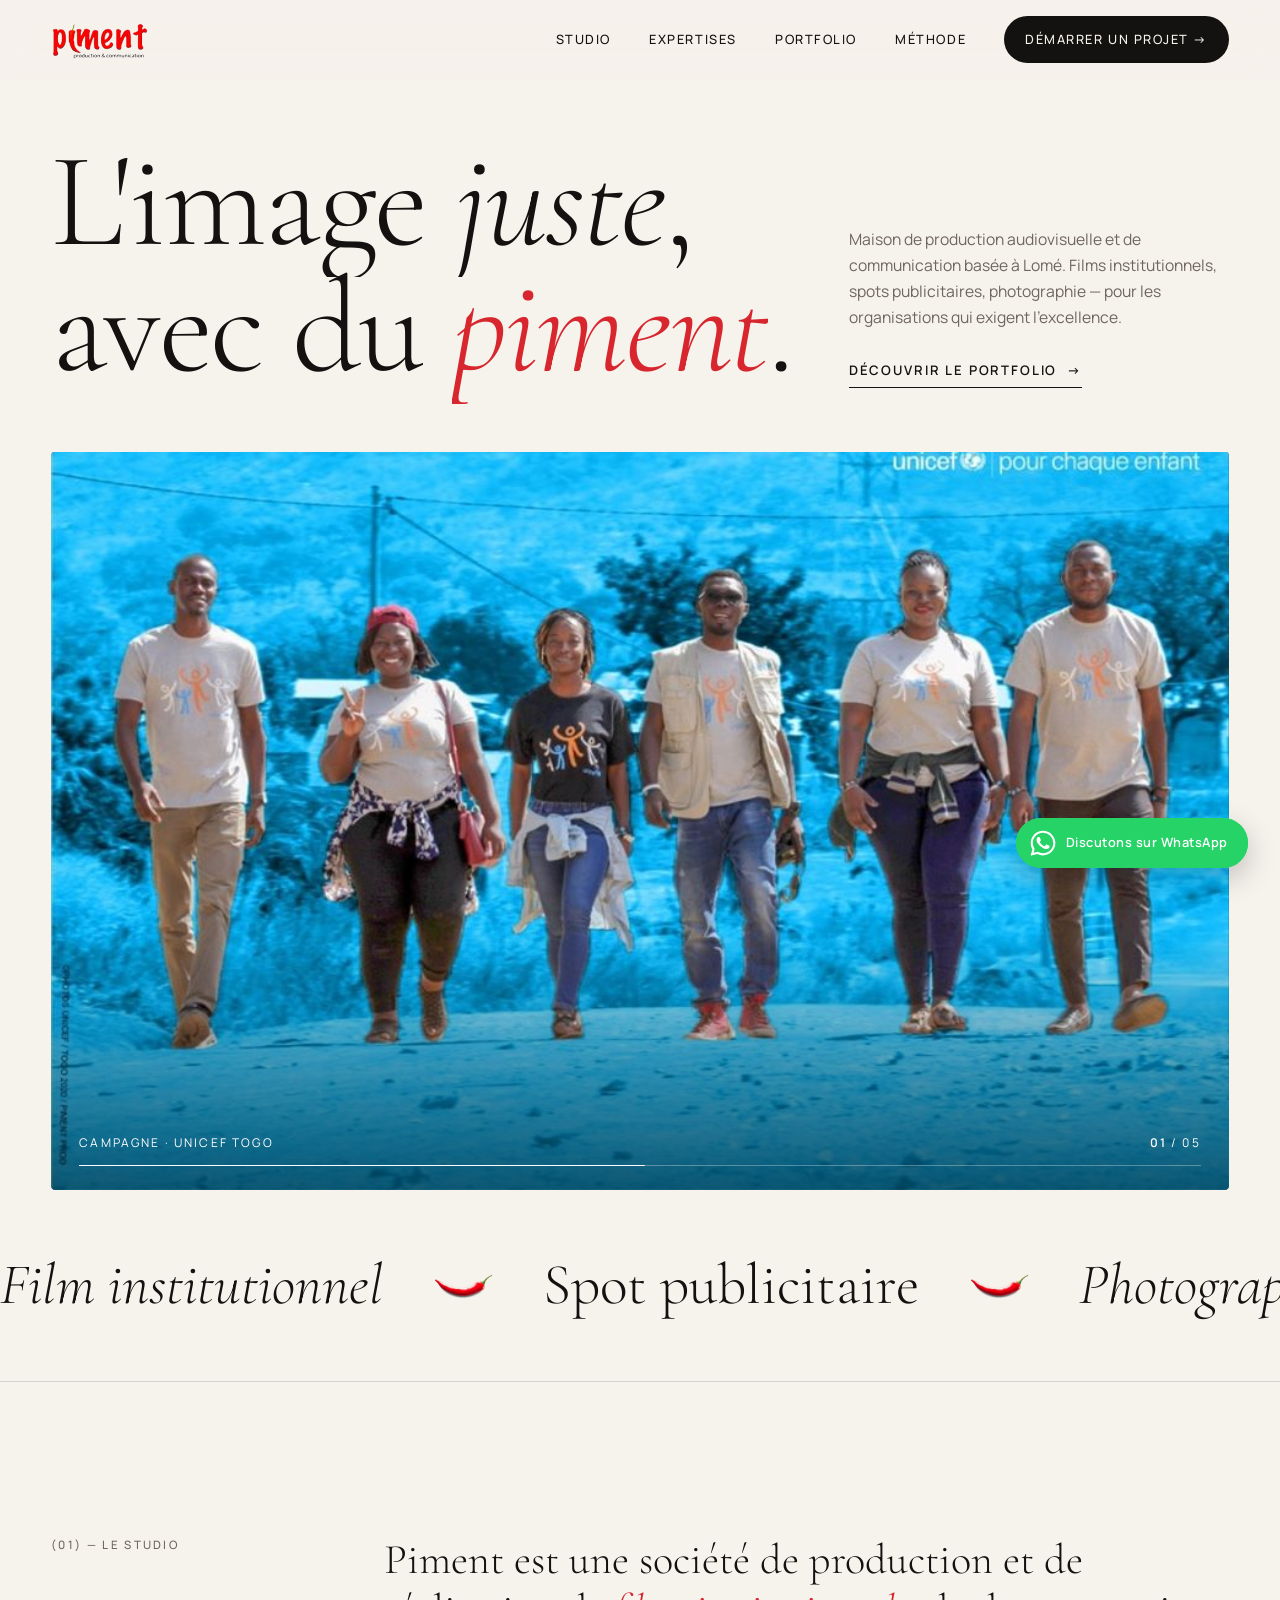
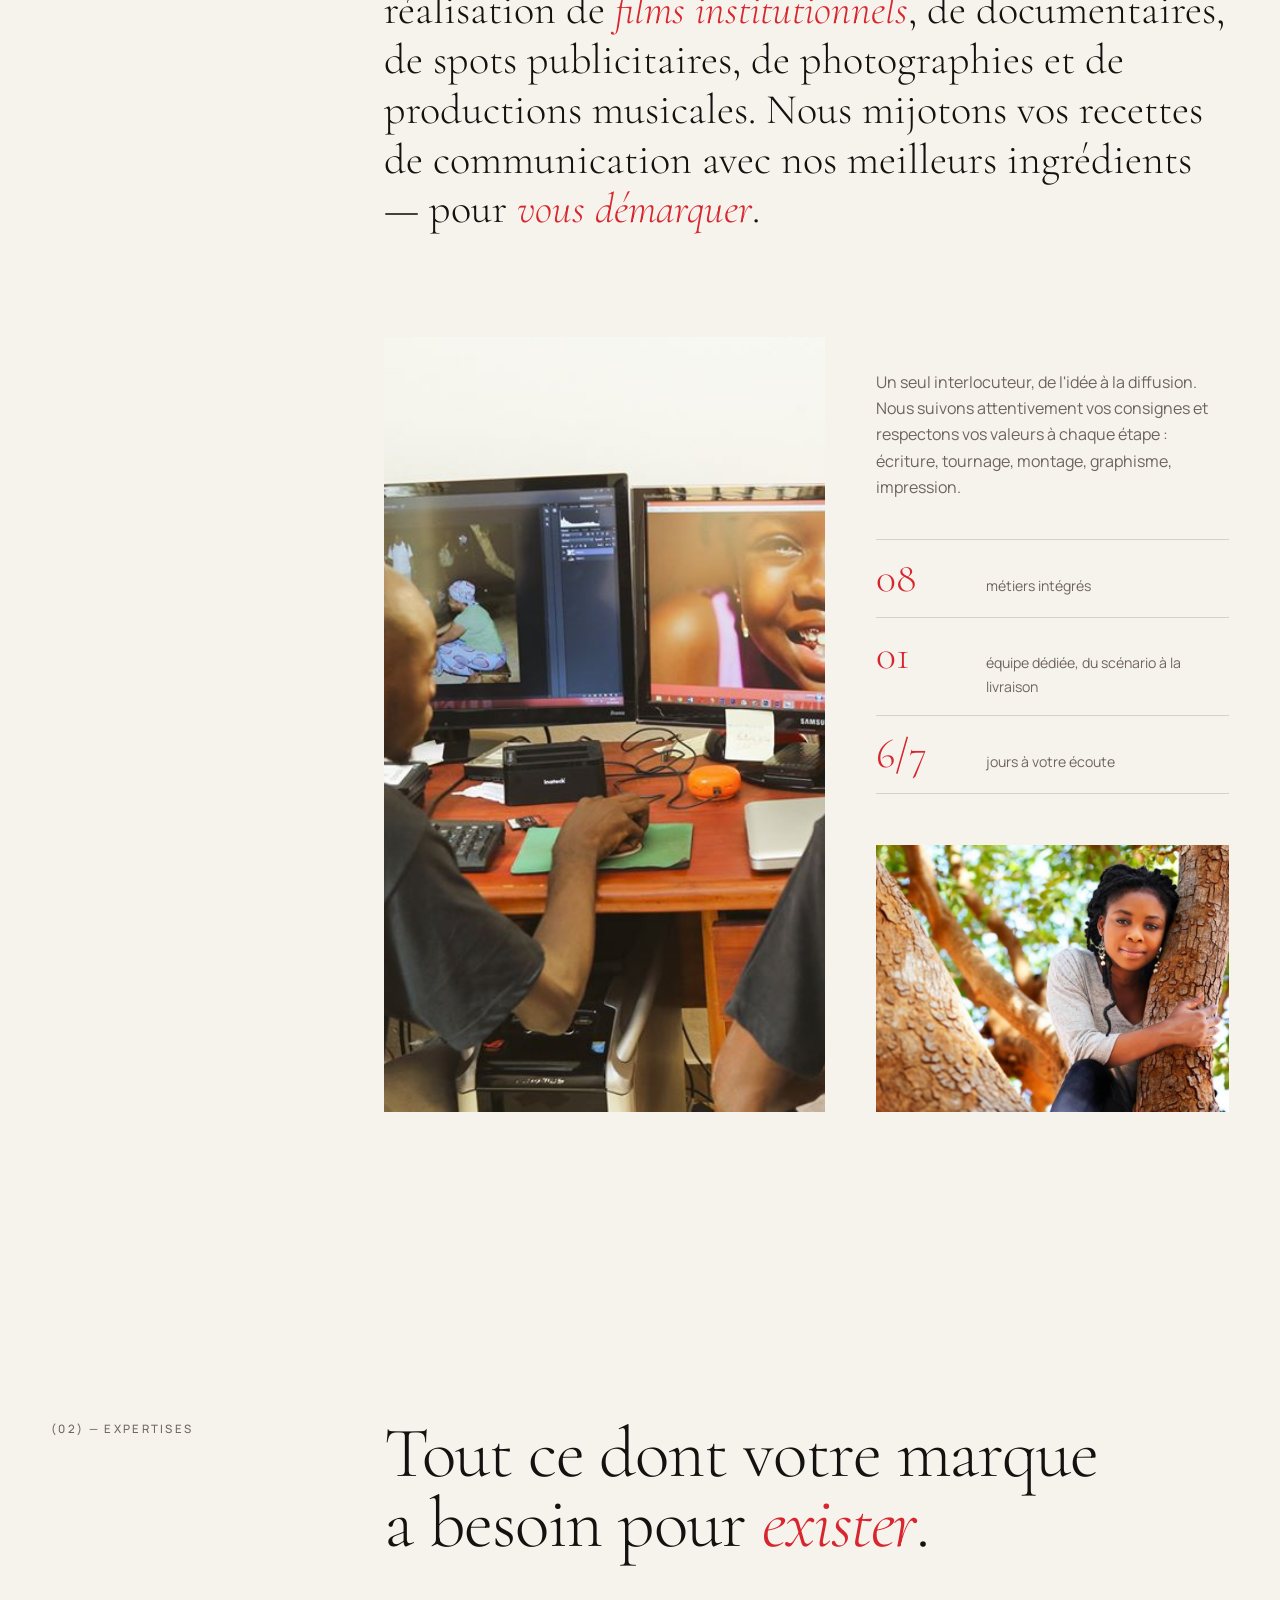
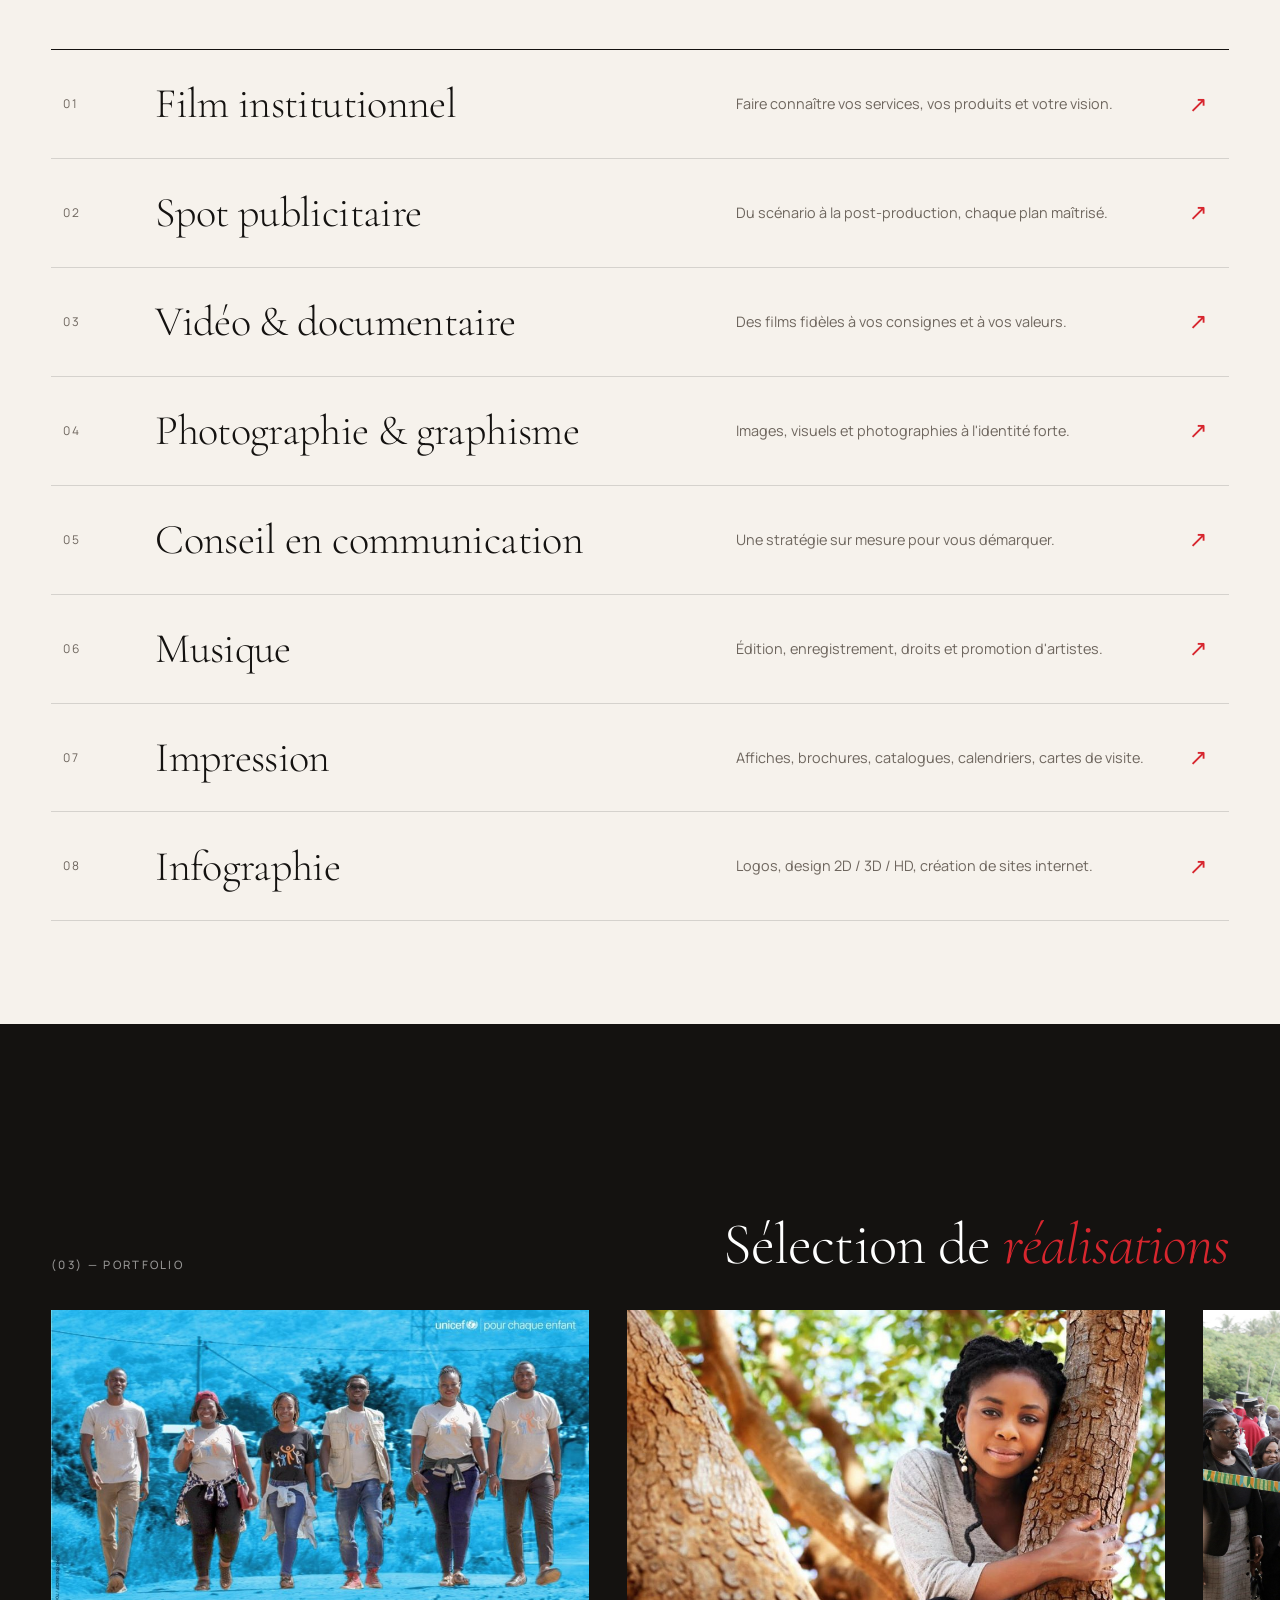
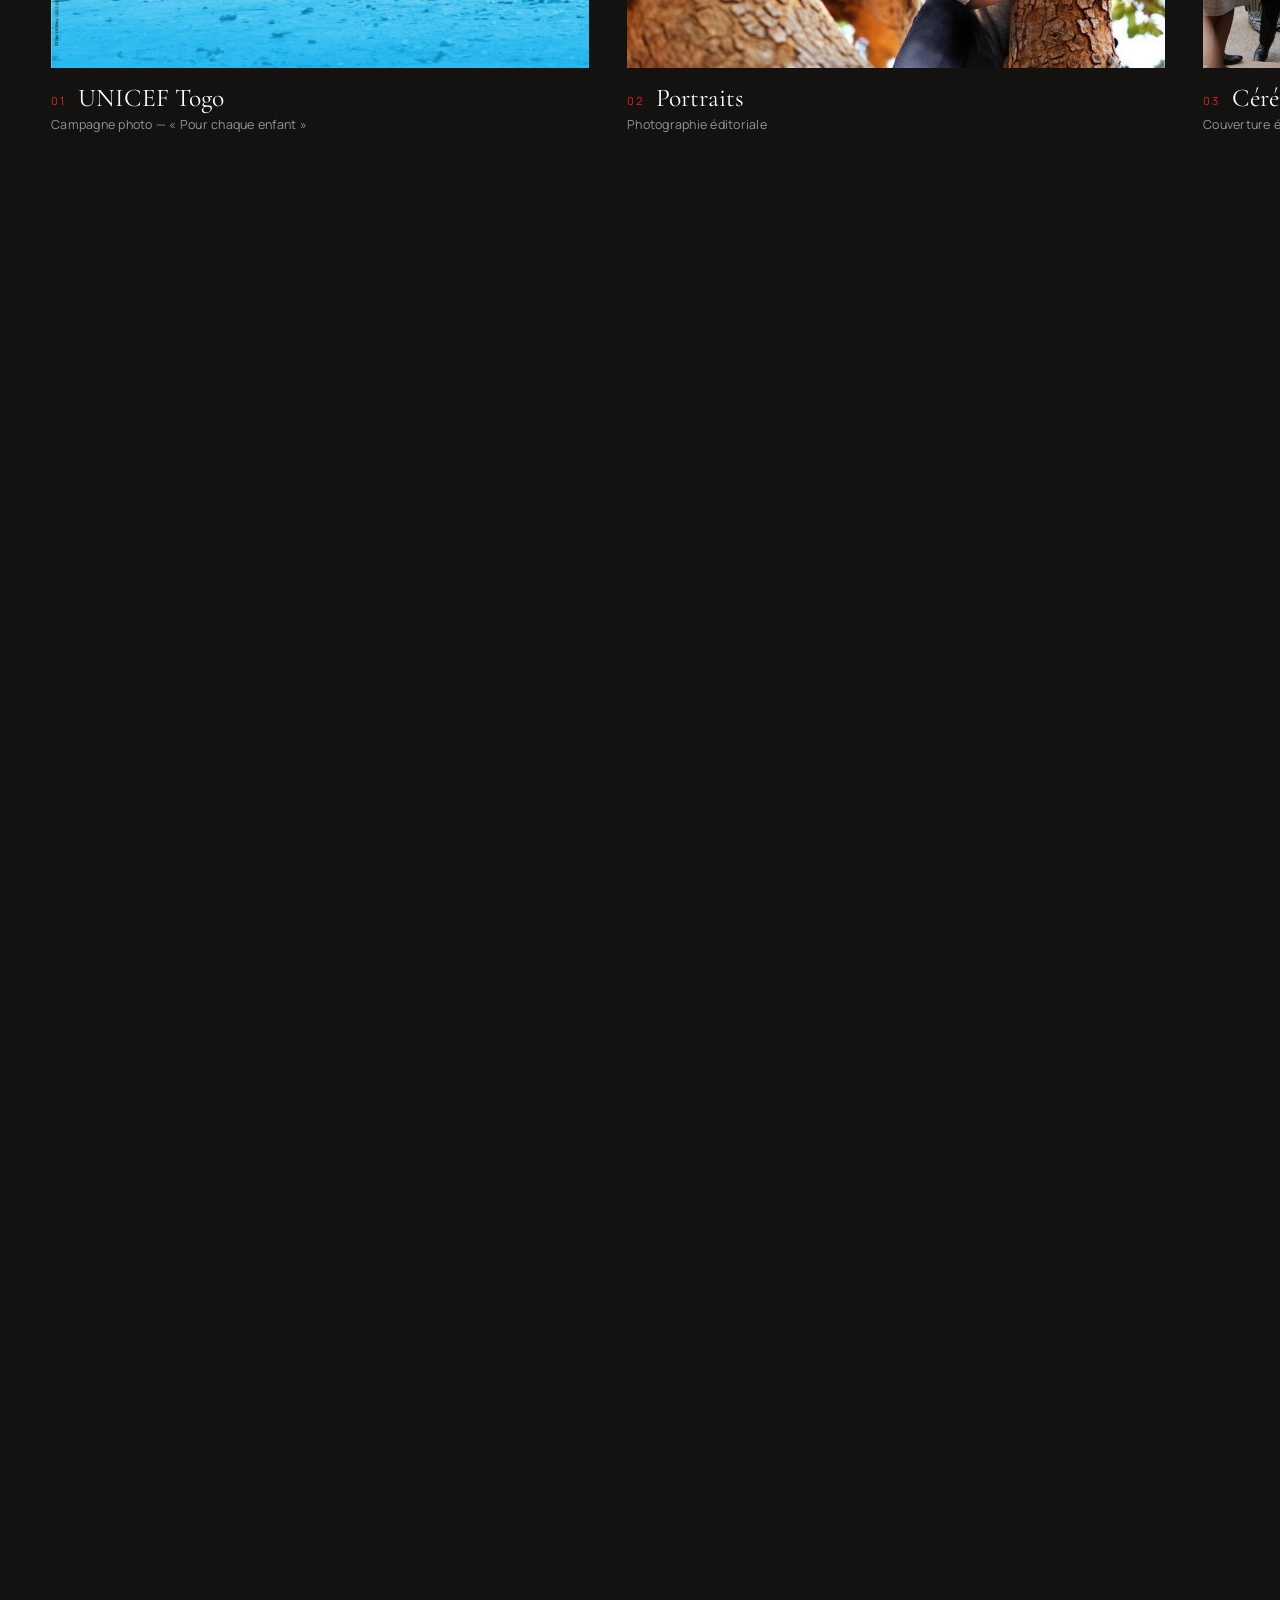
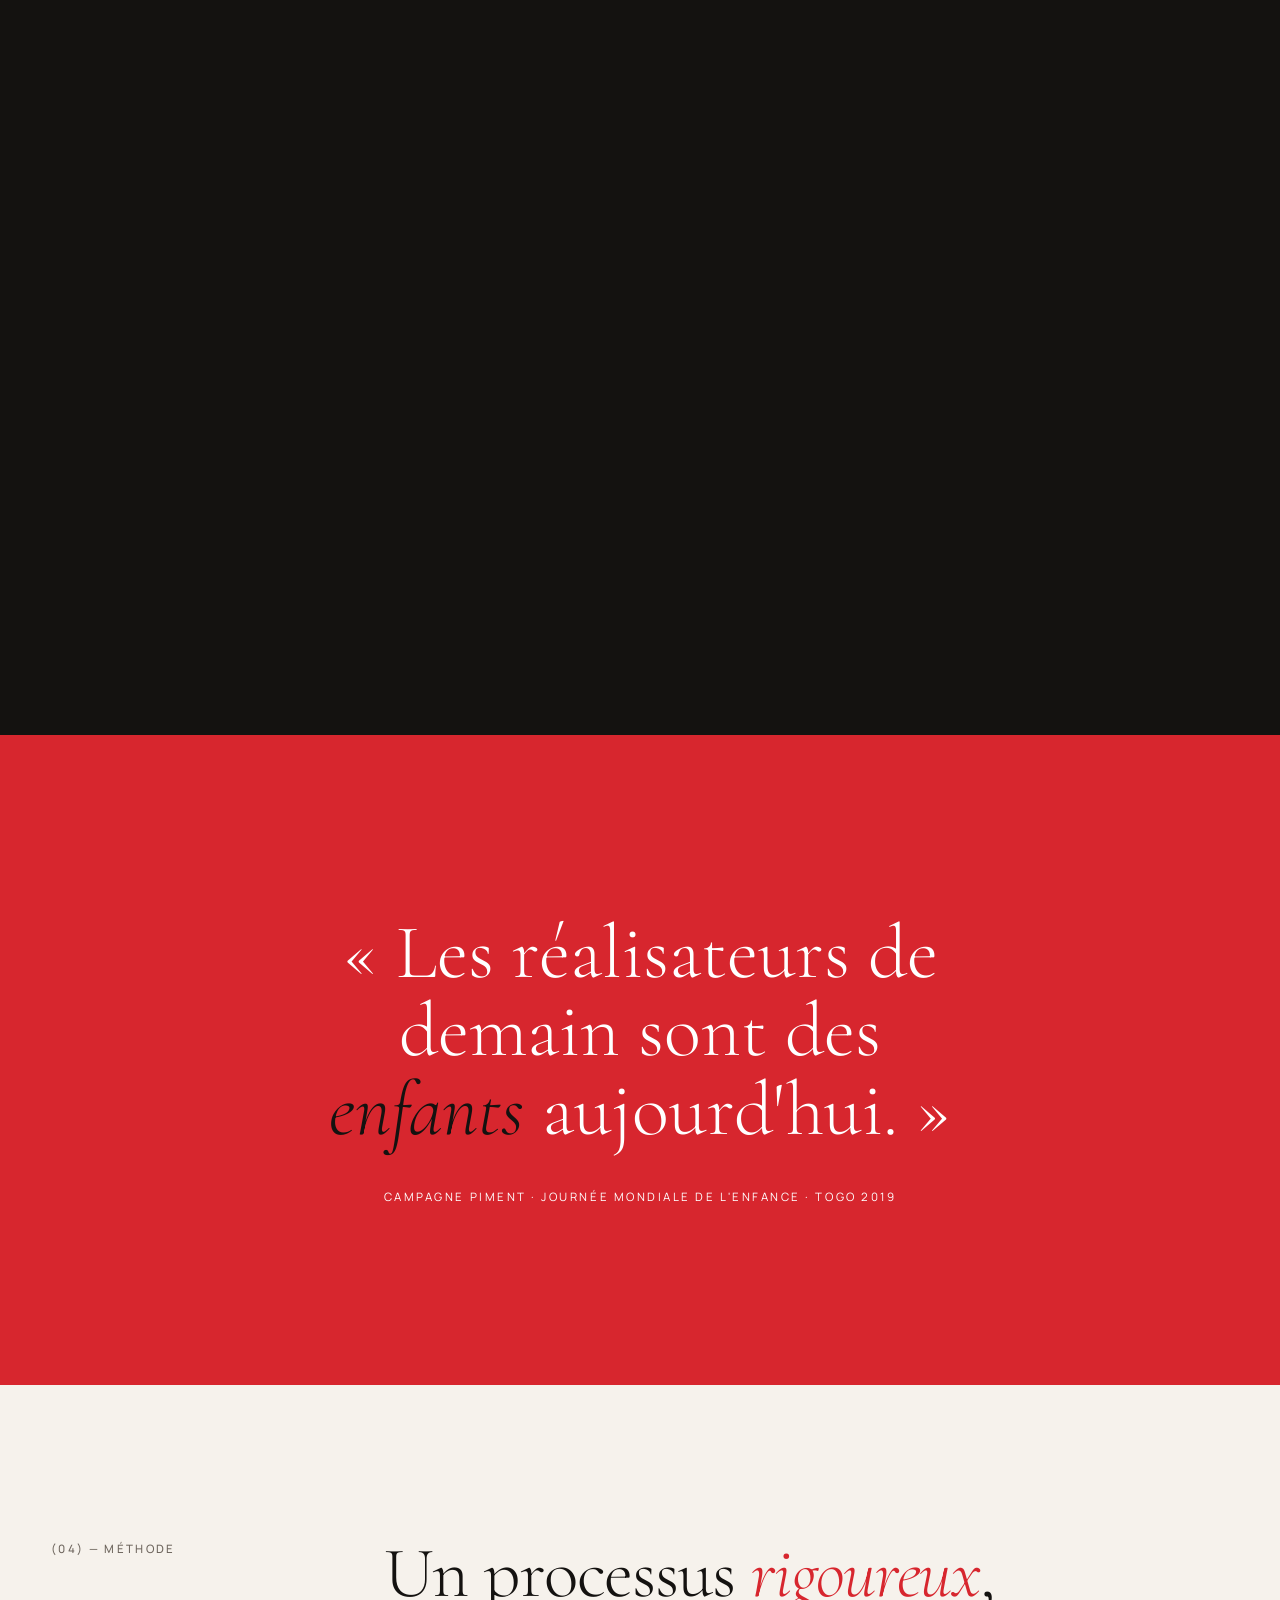
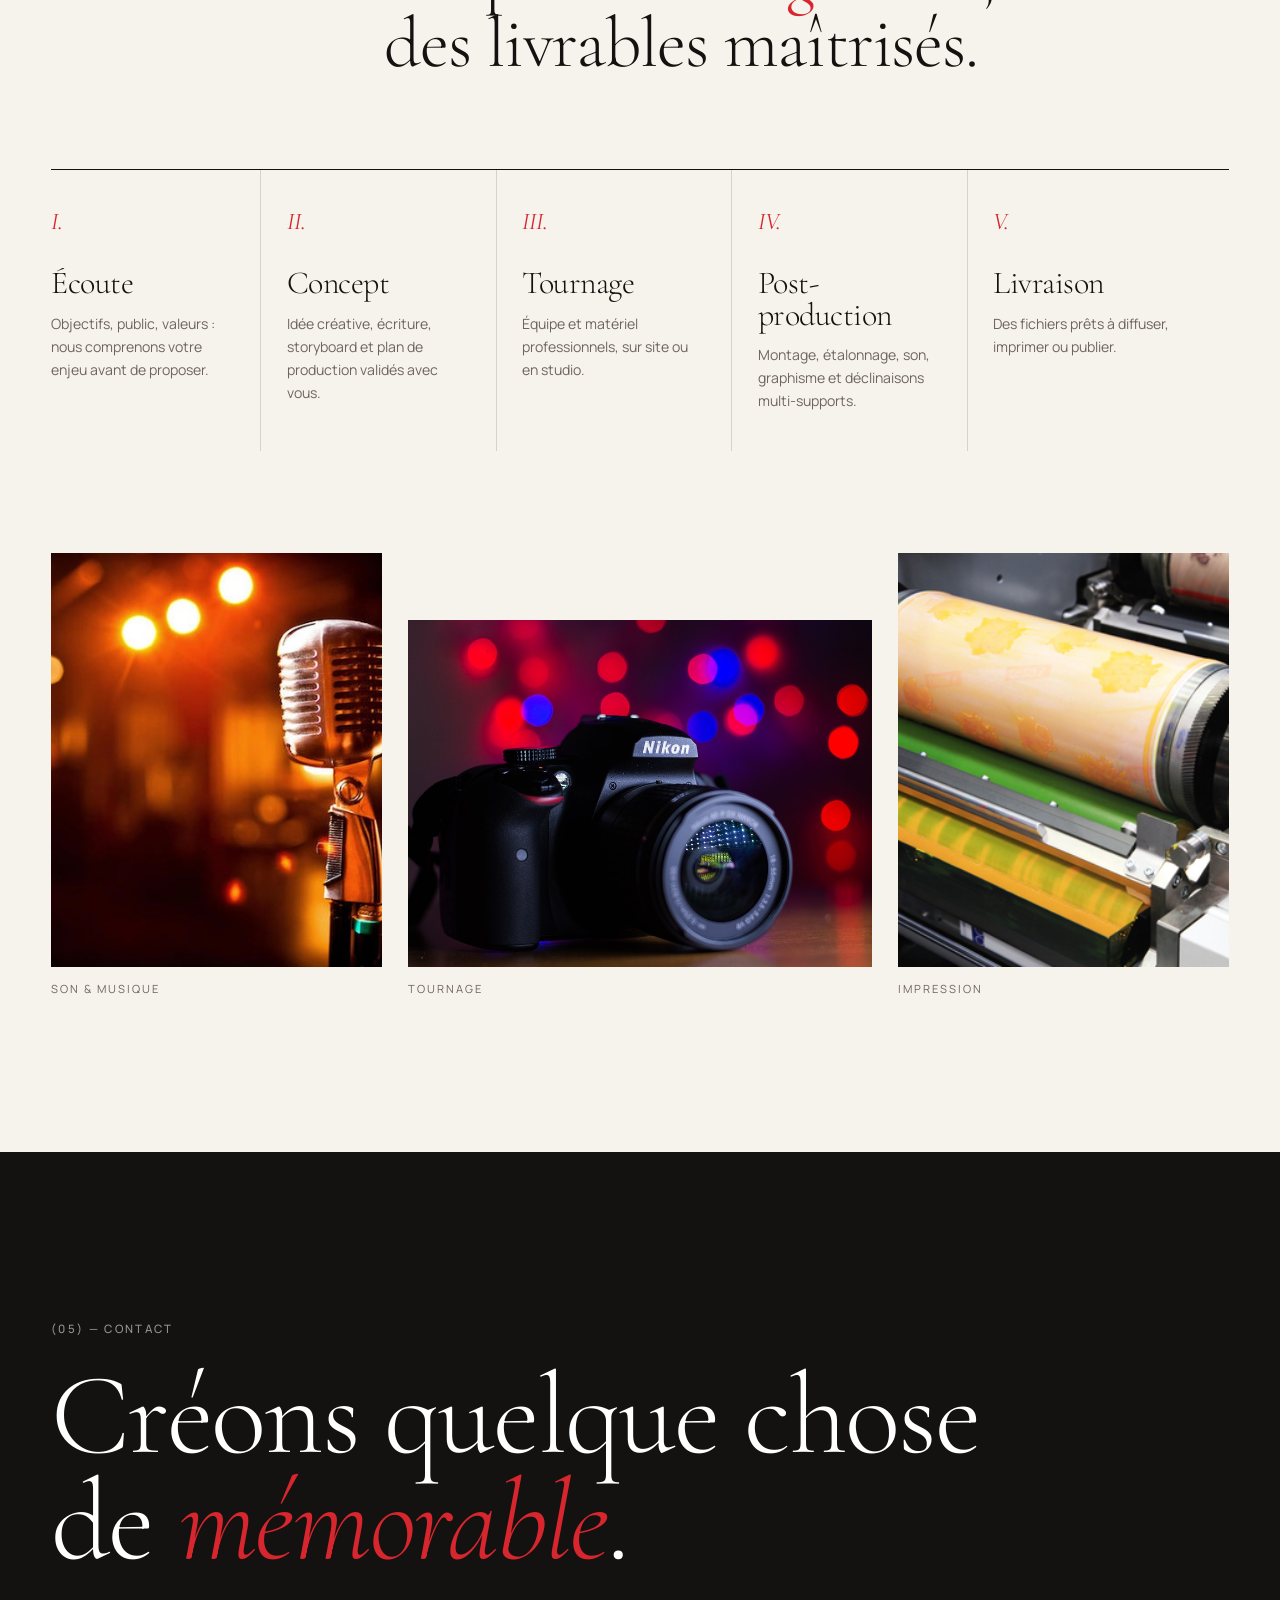
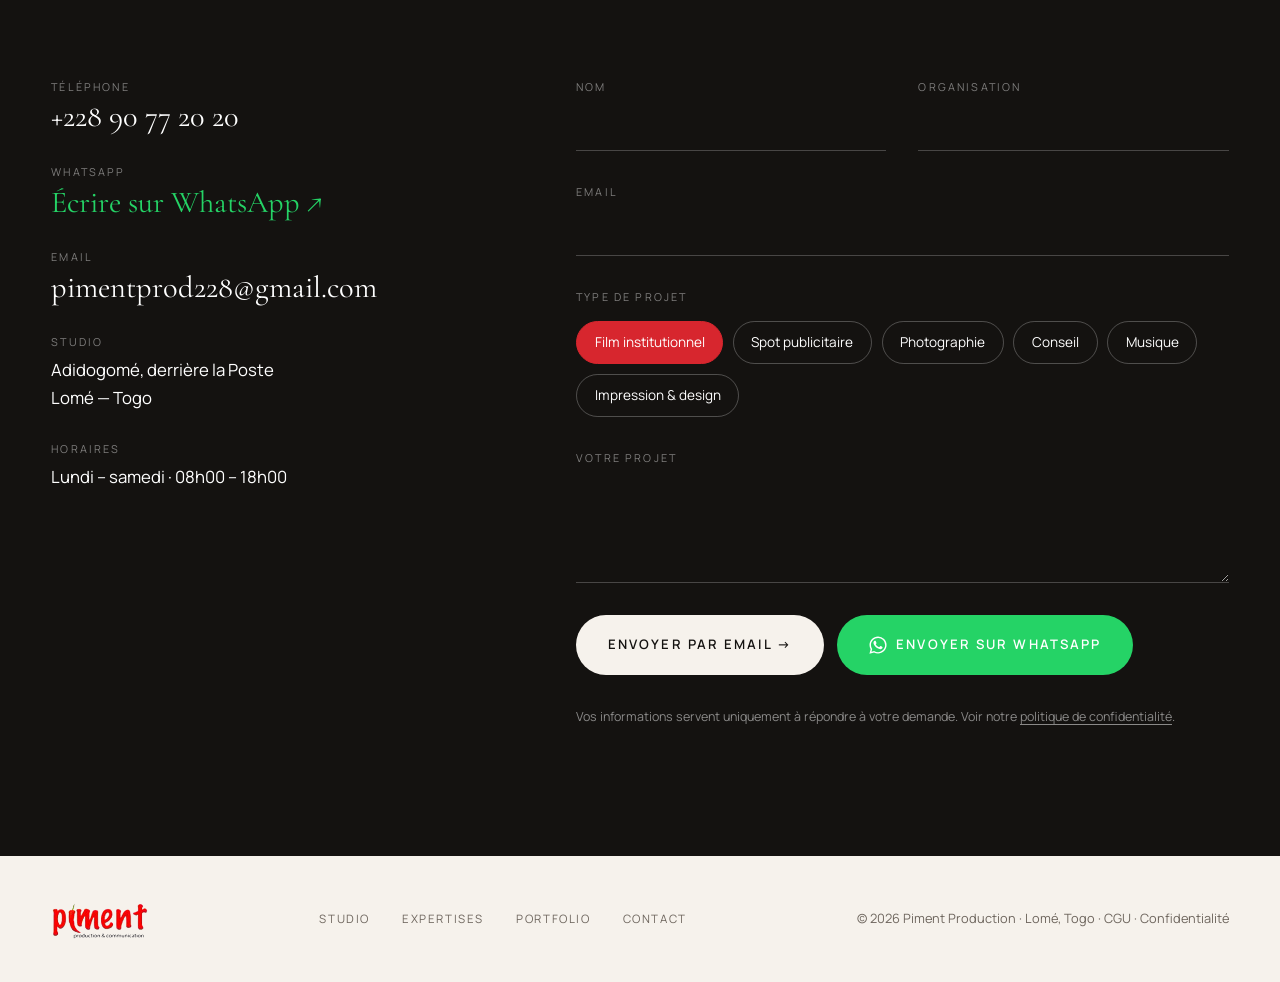
<file: index.html>
<!doctype html>
<html lang="fr">
<head>
<meta charset="utf-8">
<meta name="viewport" content="width=device-width, initial-scale=1">
<title>Piment Production — Production audiovisuelle & communication · Lomé, Togo</title>
<meta name="description" content="Piment Production : films institutionnels, spots publicitaires, photographie, musique, impression et conseil en communication. Basée à Lomé, au service des institutions et des grandes entreprises.">
<link rel="icon" type="image/png" href="img/favicon.png">
<link rel="apple-touch-icon" href="img/cropped-pimentprod-180x180.jpg">
<meta name="theme-color" content="#F6F2EC">
<link rel="preconnect" href="https://fonts.googleapis.com">
<link rel="preconnect" href="https://fonts.gstatic.com" crossorigin>
<link href="https://fonts.googleapis.com/css2?family=Cormorant+Garamond:ital,wght@0,300;0,400;0,500;1,300;1,400&family=Manrope:wght@300;400;500;600&display=swap" rel="stylesheet">
<link rel="stylesheet" href="style.css">
</head>
<body>

<div class="loader" id="loader" aria-hidden="true">
  <img src="img/chili.png" alt="">
</div>

<header class="nav" id="nav">
  <a class="logo" href="#top" aria-label="Piment Production — accueil"><img src="img/logo.png" alt="Piment production & communication"></a>
  <nav class="menu" id="menu">
    <a href="#studio">Studio</a>
    <a href="#expertises">Expertises</a>
    <a href="#portfolio">Portfolio</a>
    <a href="#methode">Méthode</a>
    <a href="#contact" class="nav-cta">Démarrer un projet <span>→</span></a>
  </nav>
  <button class="burger" id="burger" aria-label="Ouvrir le menu" aria-expanded="false"><span></span><span></span></button>
</header>

<main id="top">

<!-- HERO -->
<section class="hero">
  <div class="hero-top wrap">
    <h1 class="split">L'image <em>juste</em>,<br>avec du <em class="hot">piment</em>.</h1>
    <div class="hero-side fade">
      <p>Maison de production audiovisuelle et de communication basée à Lomé. Films institutionnels, spots publicitaires, photographie — pour les organisations qui exigent l'excellence.</p>
      <a href="#portfolio" class="link">Découvrir le portfolio</a>
    </div>
  </div>

  <div class="slider" id="slider">
    <figure class="slide active" data-cap="Campagne · UNICEF Togo"><img src="img/83300626_786795748467259_5687458722008268800_n.jpg" alt="Campagne UNICEF Togo réalisée par Piment"></figure>
    <figure class="slide" data-cap="Studio · Équipement cinéma"><img src="img/IMG_6615.jpg" alt="Caméra cinéma du studio Piment"></figure>
    <figure class="slide" data-cap="Événement · Cérémonie officielle"><img src="img/80424473_753471758466325_3771186963281870848_o.jpg" alt="Couverture d'une cérémonie officielle"></figure>
    <figure class="slide" data-cap="Photographie · Portrait"><img src="img/piment_image9.jpg" alt="Portrait photographique"></figure>
    <figure class="slide" data-cap="Campagne · Journée mondiale de l'enfance"><img src="img/78059721_733657830447718_7319813806526300160_o.jpg" alt="Campagne Journée mondiale de l'enfance 2019"></figure>
    <div class="slider-ui">
      <span class="cap" id="cap">Campagne · UNICEF Togo</span>
      <span class="count"><b id="idx">01</b> / 05</span>
      <span class="bar"><i id="bar"></i></span>
    </div>
  </div>
</section>

<!-- MARQUEE -->
<div class="marquee" aria-hidden="true">
  <div class="track">
    <span>Film institutionnel</span><img src="img/chili.png" alt=""><span>Spot publicitaire</span><img src="img/chili.png" alt=""><span>Photographie</span><img src="img/chili.png" alt=""><span>Documentaire</span><img src="img/chili.png" alt=""><span>Musique</span><img src="img/chili.png" alt=""><span>Conseil en communication</span><img src="img/chili.png" alt="">
    <span>Film institutionnel</span><img src="img/chili.png" alt=""><span>Spot publicitaire</span><img src="img/chili.png" alt=""><span>Photographie</span><img src="img/chili.png" alt=""><span>Documentaire</span><img src="img/chili.png" alt=""><span>Musique</span><img src="img/chili.png" alt=""><span>Conseil en communication</span><img src="img/chili.png" alt="">
  </div>
</div>

<!-- STUDIO -->
<section class="section" id="studio">
  <div class="wrap studio">
    <div class="label">(01) — Le studio</div>
    <div class="studio-body">
      <p class="statement reveal">Piment est une société de production et de réalisation de <em>films institutionnels</em>, de documentaires, de spots publicitaires, de photographies et de productions musicales. Nous mijotons vos recettes de communication avec nos meilleurs ingrédients — pour <em>vous démarquer</em>.</p>
      <div class="studio-grid">
        <figure class="ph ph-a reveal"><img src="img/piment_image.jpg" alt="Équipe Piment en post-production" loading="lazy"><figcaption>Post-production · Lomé</figcaption></figure>
        <div class="studio-copy reveal">
          <p>Un seul interlocuteur, de l'idée à la diffusion. Nous suivons attentivement vos consignes et respectons vos valeurs à chaque étape : écriture, tournage, montage, graphisme, impression.</p>
          <dl class="facts">
            <div><dt>08</dt><dd>métiers intégrés</dd></div>
            <div><dt>01</dt><dd>équipe dédiée, du scénario à la livraison</dd></div>
            <div><dt>6/7</dt><dd>jours à votre écoute</dd></div>
          </dl>
        </div>
        <figure class="ph ph-b reveal"><img src="img/piment_image9.jpg" alt="Portrait réalisé par Piment" loading="lazy"><figcaption>Portrait · lumière naturelle</figcaption></figure>
      </div>
    </div>
  </div>
</section>

<!-- EXPERTISES -->
<section class="section tight" id="expertises">
  <div class="wrap">
    <div class="sec-head">
      <div class="label">(02) — Expertises</div>
      <h2 class="reveal">Tout ce dont votre marque<br>a besoin pour <em>exister</em>.</h2>
    </div>
    <ul class="xp" id="xp">
      <li data-img="img/IMG_6615.jpg"><span class="n">01</span><h3>Film institutionnel</h3><p>Faire connaître vos services, vos produits et votre vision.</p><span class="arr">↗</span></li>
      <li data-img="img/camera-3565090_960_720.jpg"><span class="n">02</span><h3>Spot publicitaire</h3><p>Du scénario à la post-production, chaque plan maîtrisé.</p><span class="arr">↗</span></li>
      <li data-img="img/78059721_733657830447718_7319813806526300160_o.jpg"><span class="n">03</span><h3>Vidéo &amp; documentaire</h3><p>Des films fidèles à vos consignes et à vos valeurs.</p><span class="arr">↗</span></li>
      <li data-img="img/piment_image9.jpg"><span class="n">04</span><h3>Photographie &amp; graphisme</h3><p>Images, visuels et photographies à l'identité forte.</p><span class="arr">↗</span></li>
      <li data-img="img/piment_image.jpg"><span class="n">05</span><h3>Conseil en communication</h3><p>Une stratégie sur mesure pour vous démarquer.</p><span class="arr">↗</span></li>
      <li data-img="img/open-mic.jpg"><span class="n">06</span><h3>Musique</h3><p>Édition, enregistrement, droits et promotion d'artistes.</p><span class="arr">↗</span></li>
      <li data-img="img/Webp.net-resizeimage-23.jpg"><span class="n">07</span><h3>Impression</h3><p>Affiches, brochures, catalogues, calendriers, cartes de visite.</p><span class="arr">↗</span></li>
      <li data-img="img/Webp.net-resizeimage-24.jpg"><span class="n">08</span><h3>Infographie</h3><p>Logos, design 2D / 3D / HD, création de sites internet.</p><span class="arr">↗</span></li>
    </ul>
  </div>
  <div class="peek" id="peek"><img alt=""></div>
</section>

<!-- PORTFOLIO (horizontal) -->
<section class="hscroll" id="portfolio">
  <div class="hs-sticky">
    <div class="hs-head wrap">
      <div class="label light">(03) — Portfolio</div>
      <h2>Sélection de <em>réalisations</em></h2>
    </div>
    <div class="hs-track" id="track">
      <figure class="work" data-full="img/83300626_786795748467259_5687458722008268800_n.jpg"><div class="wi"><img src="img/83300626_786795748467259_5687458722008268800_n.jpg" alt="Campagne UNICEF Togo" loading="lazy"></div><figcaption><span>01</span>UNICEF Togo<small>Campagne photo — « Pour chaque enfant »</small></figcaption></figure>
      <figure class="work" data-full="img/piment_image9.jpg"><div class="wi"><img src="img/piment_image9.jpg" alt="Portrait" loading="lazy"></div><figcaption><span>02</span>Portraits<small>Photographie éditoriale</small></figcaption></figure>
      <figure class="work" data-full="img/80424473_753471758466325_3771186963281870848_o.jpg"><div class="wi"><img src="img/80424473_753471758466325_3771186963281870848_o.jpg" alt="Cérémonie officielle" loading="lazy"></div><figcaption><span>03</span>Cérémonie officielle<small>Couverture événementielle institutionnelle</small></figcaption></figure>
      <figure class="work" data-full="img/78059721_733657830447718_7319813806526300160_o.jpg"><div class="wi"><img src="img/78059721_733657830447718_7319813806526300160_o.jpg" alt="Journée mondiale de l'enfance" loading="lazy"></div><figcaption><span>04</span>#20Novembre<small>Journée mondiale de l'enfance — Togo 2019</small></figcaption></figure>
      <figure class="work" data-full="img/IMG_6615.jpg"><div class="wi"><img src="img/IMG_6615.jpg" alt="Studio Piment" loading="lazy"></div><figcaption><span>05</span>Le studio<small>Équipement de tournage professionnel</small></figcaption></figure>
      <div class="hs-end">
        <img src="img/chili.png" alt="">
        <p>Portfolio complet et références disponibles sur demande.</p>
        <a href="#contact" class="link light">Nous contacter</a>
      </div>
    </div>
  </div>
</section>

<!-- QUOTE -->
<section class="quote">
  <div class="wrap">
    <blockquote class="reveal">« Les réalisateurs de demain sont des <em>enfants</em> aujourd'hui. »</blockquote>
    <p class="cite reveal">Campagne Piment · Journée mondiale de l'enfance · Togo 2019</p>
  </div>
</section>

<!-- METHODE -->
<section class="section" id="methode">
  <div class="wrap">
    <div class="sec-head">
      <div class="label">(04) — Méthode</div>
      <h2 class="reveal">Un processus <em>rigoureux</em>,<br>des livrables maîtrisés.</h2>
    </div>
    <ol class="steps">
      <li class="reveal"><span>I.</span><h3>Écoute</h3><p>Objectifs, public, valeurs : nous comprenons votre enjeu avant de proposer.</p></li>
      <li class="reveal"><span>II.</span><h3>Concept</h3><p>Idée créative, écriture, storyboard et plan de production validés avec vous.</p></li>
      <li class="reveal"><span>III.</span><h3>Tournage</h3><p>Équipe et matériel professionnels, sur site ou en studio.</p></li>
      <li class="reveal"><span>IV.</span><h3>Post-production</h3><p>Montage, étalonnage, son, graphisme et déclinaisons multi-supports.</p></li>
      <li class="reveal"><span>V.</span><h3>Livraison</h3><p>Des fichiers prêts à diffuser, imprimer ou publier.</p></li>
    </ol>
    <div class="trio">
      <figure class="reveal"><img src="img/open-mic.jpg" alt="Studio d'enregistrement" loading="lazy"><figcaption>Son &amp; musique</figcaption></figure>
      <figure class="reveal"><img src="img/camera-3565090_960_720.jpg" alt="Tournage" loading="lazy"><figcaption>Tournage</figcaption></figure>
      <figure class="reveal"><img src="img/Webp.net-resizeimage-23.jpg" alt="Impression" loading="lazy"><figcaption>Impression</figcaption></figure>
    </div>
  </div>
</section>

<!-- CONTACT -->
<section class="contact" id="contact">
  <div class="wrap">
    <div class="label light">(05) — Contact</div>
    <h2 class="big reveal">Créons quelque chose<br>de <em>mémorable</em>.</h2>
    <div class="contact-grid">
      <ul class="infos reveal">
        <li><small>Téléphone</small><a href="tel:+22890772020">+228 90 77 20 20</a></li>
        <li><small>WhatsApp</small><a href="https://wa.me/22890772020?text=Bonjour%20Piment%20Production%2C%20je%20souhaite%20discuter%20d%27un%20projet." target="_blank" rel="noopener" class="wa-link">Écrire sur WhatsApp ↗</a></li>
        <li><small>Email</small><a href="mailto:pimentprod228@gmail.com">pimentprod228@gmail.com</a></li>
        <li><small>Studio</small>Adidogomé, derrière la Poste<br>Lomé — Togo</li>
        <li><small>Horaires</small>Lundi – samedi · 08h00 – 18h00</li>
      </ul>
      <form class="form reveal" id="form">
        <div class="row">
          <label><span>Nom</span><input name="nom" required autocomplete="name"></label>
          <label><span>Organisation</span><input name="org" autocomplete="organization"></label>
        </div>
        <label><span>Email</span><input type="email" name="email" required autocomplete="email"></label>
        <fieldset>
          <legend>Type de projet</legend>
          <div class="chips">
            <label><input type="radio" name="type" value="Film institutionnel" checked><b>Film institutionnel</b></label>
            <label><input type="radio" name="type" value="Spot publicitaire"><b>Spot publicitaire</b></label>
            <label><input type="radio" name="type" value="Photographie"><b>Photographie</b></label>
            <label><input type="radio" name="type" value="Conseil en communication"><b>Conseil</b></label>
            <label><input type="radio" name="type" value="Musique"><b>Musique</b></label>
            <label><input type="radio" name="type" value="Impression / Infographie"><b>Impression &amp; design</b></label>
          </div>
        </fieldset>
        <label><span>Votre projet</span><textarea name="msg" rows="3" required></textarea></label>
        <div class="actions">
          <button class="send" type="submit">Envoyer par email <span>→</span></button>
          <button class="send wa" type="button" id="waSend"><svg viewBox="0 0 24 24" aria-hidden="true"><use href="#wa-ico"/></svg>Envoyer sur WhatsApp</button>
        </div>
        <p class="consent">Vos informations servent uniquement à répondre à votre demande. Voir notre <a href="politique-de-confidentialite.html">politique de confidentialité</a>.</p>
      </form>
    </div>
  </div>
</section>
</main>

<footer class="footer">
  <div class="wrap foot">
    <a href="#top" class="logo"><img src="img/logo.png" alt="Piment production & communication"></a>
    <nav><a href="#studio">Studio</a><a href="#expertises">Expertises</a><a href="#portfolio">Portfolio</a><a href="#contact">Contact</a></nav>
    <p>© <span id="y">2026</span> Piment Production · Lomé, Togo · <a href="cgu.html">CGU</a> · <a href="politique-de-confidentialite.html">Confidentialité</a></p>
  </div>
</footer>

<svg width="0" height="0" style="position:absolute" aria-hidden="true">
  <symbol id="wa-ico" viewBox="0 0 24 24"><path fill="currentColor" d="M17.47 14.38c-.3-.15-1.76-.87-2.03-.97-.27-.1-.47-.15-.67.15-.2.3-.77.97-.94 1.17-.17.2-.35.22-.64.07-.3-.15-1.26-.46-2.4-1.48-.89-.79-1.49-1.77-1.66-2.07-.17-.3-.02-.46.13-.6.13-.14.3-.35.45-.52.15-.17.2-.3.3-.5.1-.2.05-.37-.03-.52-.07-.15-.67-1.61-.92-2.2-.24-.58-.49-.5-.67-.51h-.57c-.2 0-.52.07-.79.37-.27.3-1.04 1.02-1.04 2.48s1.07 2.88 1.21 3.07c.15.2 2.1 3.2 5.08 4.49.71.31 1.26.49 1.7.63.71.22 1.36.19 1.87.12.57-.09 1.76-.72 2-1.41.25-.7.25-1.29.17-1.41-.07-.13-.27-.2-.57-.35M12.05 21.5h-.01a9.43 9.43 0 0 1-4.8-1.31l-.35-.21-3.57.94.95-3.48-.22-.36a9.4 9.4 0 0 1-1.44-5.01c0-5.2 4.24-9.44 9.45-9.44a9.38 9.38 0 0 1 6.68 2.77 9.38 9.38 0 0 1 2.76 6.68c0 5.21-4.24 9.44-9.45 9.44m8.04-17.48A11.3 11.3 0 0 0 12.04.7C5.78.7.68 5.8.68 12.06c0 2 .52 3.96 1.52 5.68L.58 23.7l6.1-1.6a11.33 11.33 0 0 0 5.37 1.37h.01c6.26 0 11.36-5.1 11.36-11.36 0-3.03-1.18-5.89-3.33-8.03"/></symbol>
</svg>

<a class="wa-float" href="https://wa.me/22890772020?text=Bonjour%20Piment%20Production%2C%20je%20souhaite%20discuter%20d%27un%20projet." target="_blank" rel="noopener" aria-label="Discuter sur WhatsApp">
  <svg viewBox="0 0 24 24" aria-hidden="true"><use href="#wa-ico"/></svg>
  <span>Discutons sur WhatsApp</span>
</a>

<div class="lightbox" id="lb" hidden>
  <button class="lb-close" id="lbClose" aria-label="Fermer">×</button>
  <img id="lbImg" alt="">
  <p id="lbCap"></p>
</div>

<script src="script.js"></script>
</body>
</html>
</file>
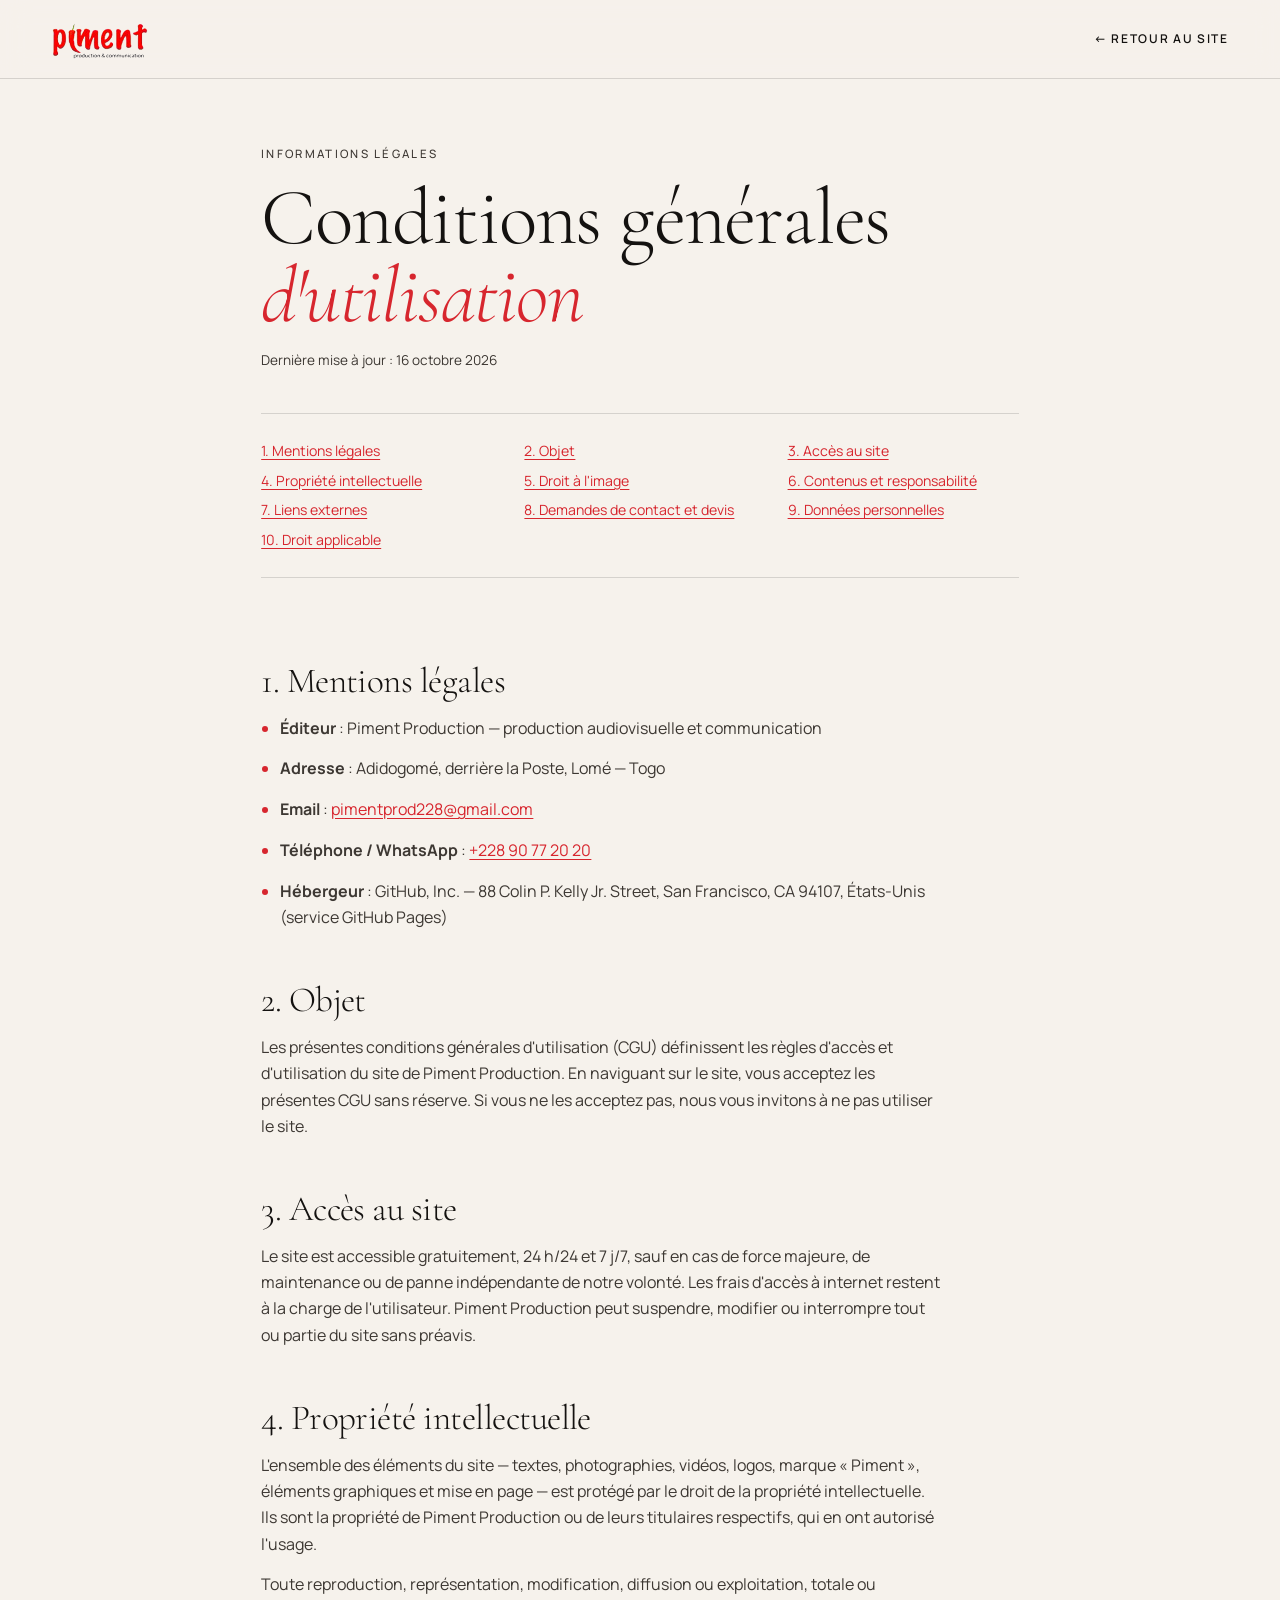
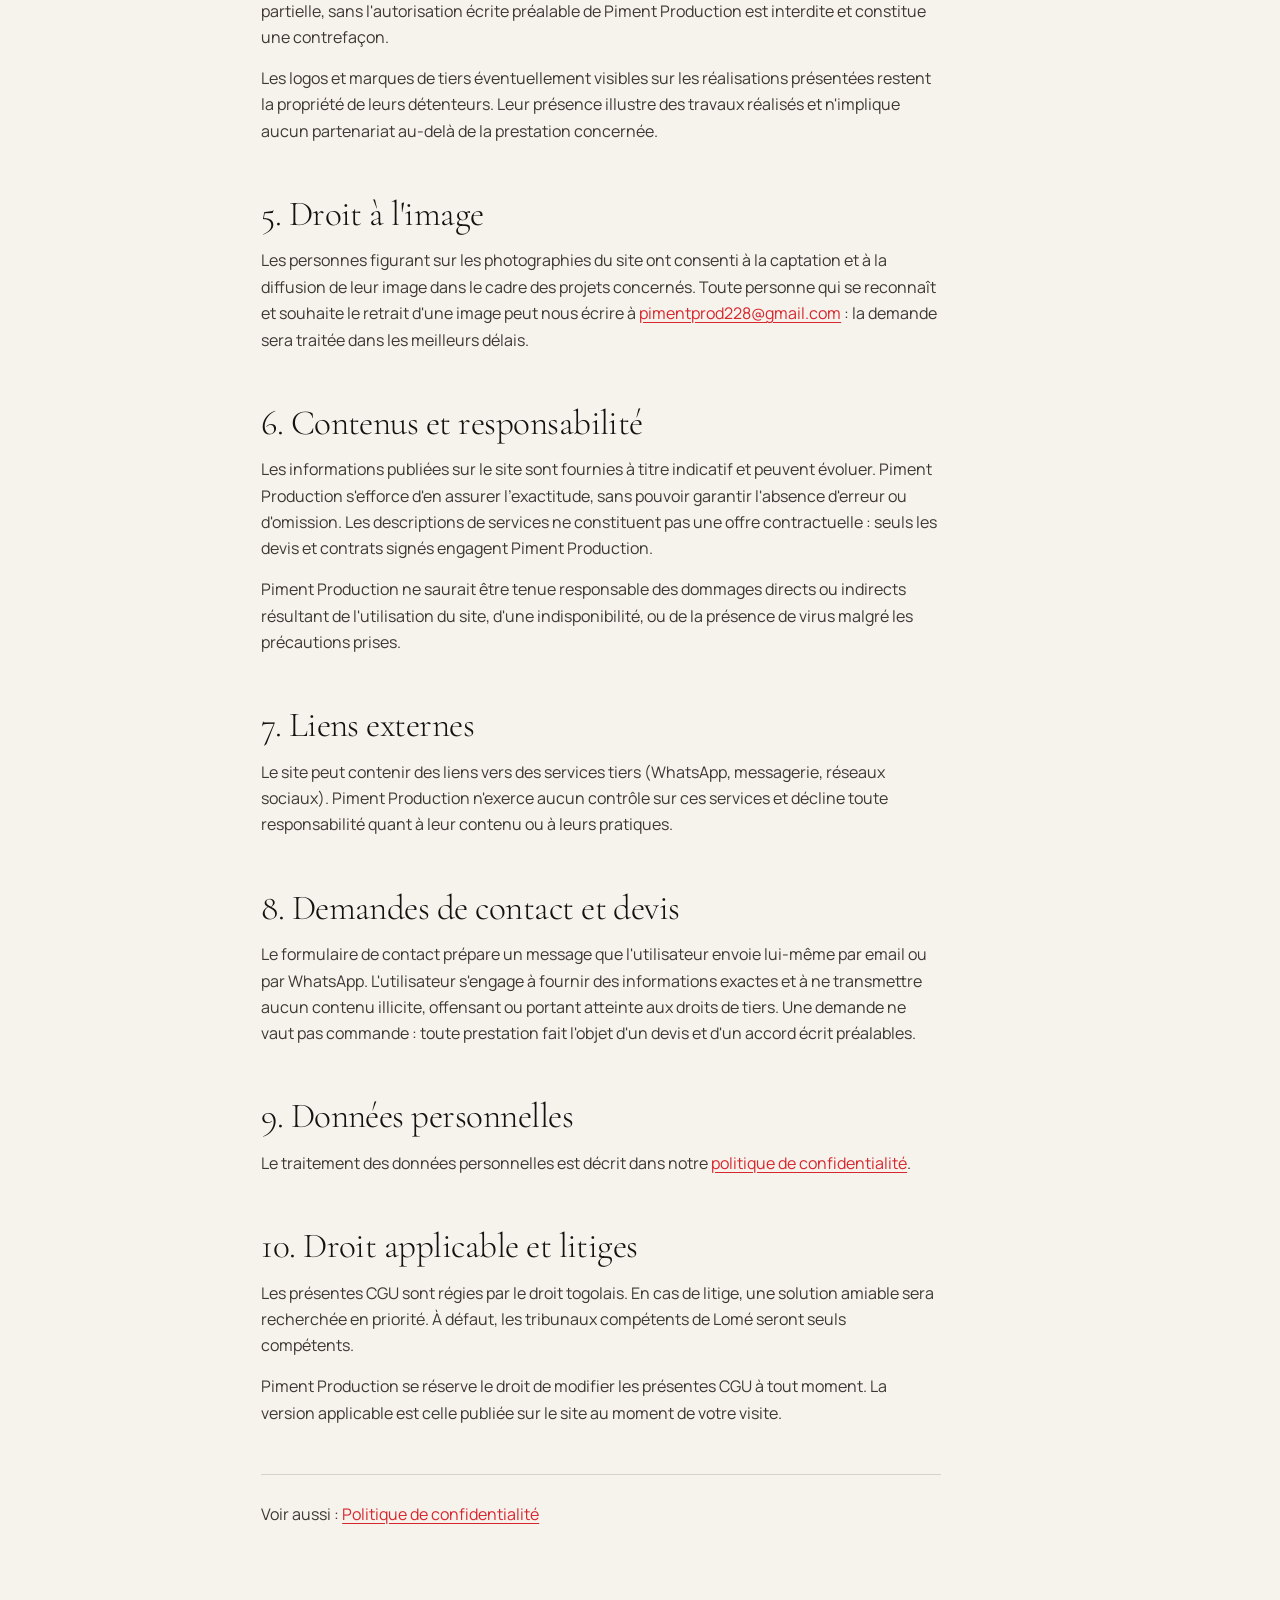
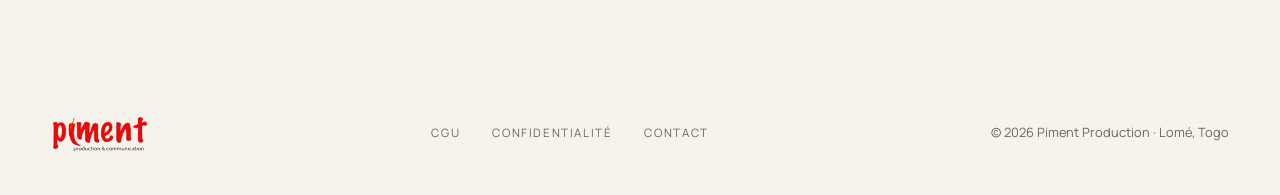
<file: cgu.html>
<!doctype html>
<html lang="fr">
<head>
<meta charset="utf-8">
<meta name="viewport" content="width=device-width, initial-scale=1">
<title>Conditions générales d'utilisation — Piment Production</title>
<meta name="description" content="Conditions générales d'utilisation et mentions légales du site Piment Production.">
<meta name="robots" content="noindex, follow">
<link rel="icon" type="image/png" href="img/favicon.png">
<link rel="apple-touch-icon" href="img/cropped-pimentprod-180x180.jpg">
<link rel="preconnect" href="https://fonts.googleapis.com">
<link rel="preconnect" href="https://fonts.gstatic.com" crossorigin>
<link href="https://fonts.googleapis.com/css2?family=Cormorant+Garamond:ital,wght@0,300;0,400;0,500;1,300;1,400&family=Manrope:wght@300;400;500;600&display=swap" rel="stylesheet">
<link rel="stylesheet" href="style.css">
</head>
<body class="legal-page">

<header class="nav shadow">
  <a class="logo" href="index.html" aria-label="Piment Production — accueil"><img src="img/logo.png" alt="Piment production & communication"></a>
  <a href="index.html" class="back">← Retour au site</a>
</header>

<main class="legal wrap">
  <p class="label">Informations légales</p>
  <h1>Conditions générales <em>d'utilisation</em></h1>
  <p class="updated">Dernière mise à jour : 16 octobre 2026</p>

  <nav class="toc" aria-label="Sommaire">
    <a href="#mentions">1. Mentions légales</a>
    <a href="#objet">2. Objet</a>
    <a href="#acces">3. Accès au site</a>
    <a href="#pi">4. Propriété intellectuelle</a>
    <a href="#images">5. Droit à l'image</a>
    <a href="#contenus">6. Contenus et responsabilité</a>
    <a href="#liens">7. Liens externes</a>
    <a href="#contact">8. Demandes de contact et devis</a>
    <a href="#donnees">9. Données personnelles</a>
    <a href="#droit">10. Droit applicable</a>
  </nav>

  <section id="mentions">
    <h2>1. Mentions légales</h2>
    <ul>
      <li><strong>Éditeur</strong> : Piment Production — production audiovisuelle et communication</li>
      <li><strong>Adresse</strong> : Adidogomé, derrière la Poste, Lomé — Togo</li>
      <li><strong>Email</strong> : <a href="mailto:pimentprod228@gmail.com">pimentprod228@gmail.com</a></li>
      <li><strong>Téléphone / WhatsApp</strong> : <a href="tel:+22890772020">+228 90 77 20 20</a></li>
      <li><strong>Hébergeur</strong> : GitHub, Inc. — 88 Colin P. Kelly Jr. Street, San Francisco, CA 94107, États-Unis (service GitHub Pages)</li>
    </ul>
  </section>

  <section id="objet">
    <h2>2. Objet</h2>
    <p>Les présentes conditions générales d'utilisation (CGU) définissent les règles d'accès et d'utilisation du site de Piment Production. En naviguant sur le site, vous acceptez les présentes CGU sans réserve. Si vous ne les acceptez pas, nous vous invitons à ne pas utiliser le site.</p>
  </section>

  <section id="acces">
    <h2>3. Accès au site</h2>
    <p>Le site est accessible gratuitement, 24 h/24 et 7 j/7, sauf en cas de force majeure, de maintenance ou de panne indépendante de notre volonté. Les frais d'accès à internet restent à la charge de l'utilisateur. Piment Production peut suspendre, modifier ou interrompre tout ou partie du site sans préavis.</p>
  </section>

  <section id="pi">
    <h2>4. Propriété intellectuelle</h2>
    <p>L'ensemble des éléments du site — textes, photographies, vidéos, logos, marque « Piment », éléments graphiques et mise en page — est protégé par le droit de la propriété intellectuelle. Ils sont la propriété de Piment Production ou de leurs titulaires respectifs, qui en ont autorisé l'usage.</p>
    <p>Toute reproduction, représentation, modification, diffusion ou exploitation, totale ou partielle, sans l'autorisation écrite préalable de Piment Production est interdite et constitue une contrefaçon.</p>
    <p>Les logos et marques de tiers éventuellement visibles sur les réalisations présentées restent la propriété de leurs détenteurs. Leur présence illustre des travaux réalisés et n'implique aucun partenariat au-delà de la prestation concernée.</p>
  </section>

  <section id="images">
    <h2>5. Droit à l'image</h2>
    <p>Les personnes figurant sur les photographies du site ont consenti à la captation et à la diffusion de leur image dans le cadre des projets concernés. Toute personne qui se reconnaît et souhaite le retrait d'une image peut nous écrire à <a href="mailto:pimentprod228@gmail.com">pimentprod228@gmail.com</a> : la demande sera traitée dans les meilleurs délais.</p>
  </section>

  <section id="contenus">
    <h2>6. Contenus et responsabilité</h2>
    <p>Les informations publiées sur le site sont fournies à titre indicatif et peuvent évoluer. Piment Production s'efforce d'en assurer l'exactitude, sans pouvoir garantir l'absence d'erreur ou d'omission. Les descriptions de services ne constituent pas une offre contractuelle : seuls les devis et contrats signés engagent Piment Production.</p>
    <p>Piment Production ne saurait être tenue responsable des dommages directs ou indirects résultant de l'utilisation du site, d'une indisponibilité, ou de la présence de virus malgré les précautions prises.</p>
  </section>

  <section id="liens">
    <h2>7. Liens externes</h2>
    <p>Le site peut contenir des liens vers des services tiers (WhatsApp, messagerie, réseaux sociaux). Piment Production n'exerce aucun contrôle sur ces services et décline toute responsabilité quant à leur contenu ou à leurs pratiques.</p>
  </section>

  <section id="contact">
    <h2>8. Demandes de contact et devis</h2>
    <p>Le formulaire de contact prépare un message que l'utilisateur envoie lui-même par email ou par WhatsApp. L'utilisateur s'engage à fournir des informations exactes et à ne transmettre aucun contenu illicite, offensant ou portant atteinte aux droits de tiers. Une demande ne vaut pas commande : toute prestation fait l'objet d'un devis et d'un accord écrit préalables.</p>
  </section>

  <section id="donnees">
    <h2>9. Données personnelles</h2>
    <p>Le traitement des données personnelles est décrit dans notre <a href="politique-de-confidentialite.html">politique de confidentialité</a>.</p>
  </section>

  <section id="droit">
    <h2>10. Droit applicable et litiges</h2>
    <p>Les présentes CGU sont régies par le droit togolais. En cas de litige, une solution amiable sera recherchée en priorité. À défaut, les tribunaux compétents de Lomé seront seuls compétents.</p>
    <p>Piment Production se réserve le droit de modifier les présentes CGU à tout moment. La version applicable est celle publiée sur le site au moment de votre visite.</p>
  </section>

  <p class="legal-links">Voir aussi : <a href="politique-de-confidentialite.html">Politique de confidentialité</a></p>
</main>

<footer class="footer">
  <div class="wrap foot">
    <a href="index.html" class="logo"><img src="img/logo.png" alt="Piment production & communication"></a>
    <nav><a href="cgu.html">CGU</a><a href="politique-de-confidentialite.html">Confidentialité</a><a href="index.html#contact">Contact</a></nav>
    <p>© 2026 Piment Production · Lomé, Togo</p>
  </div>
</footer>
</body>
</html>
</file>
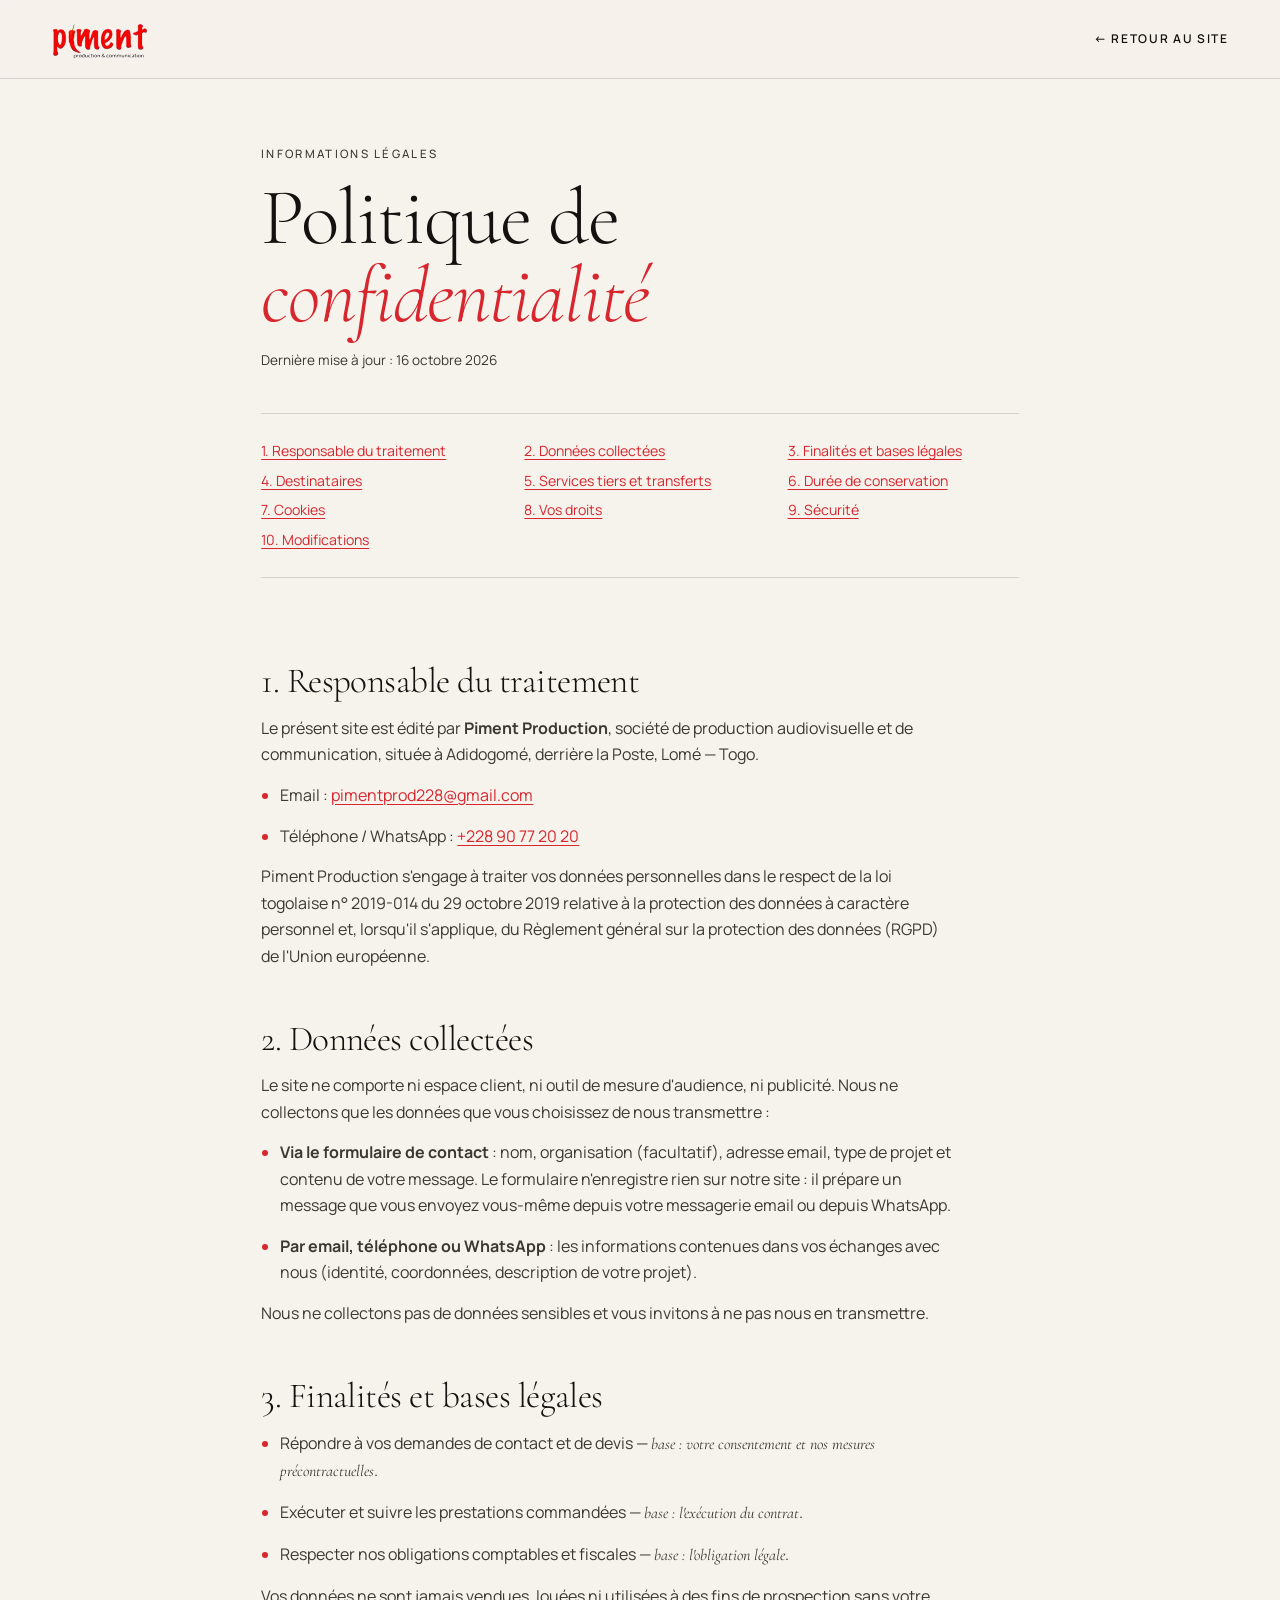
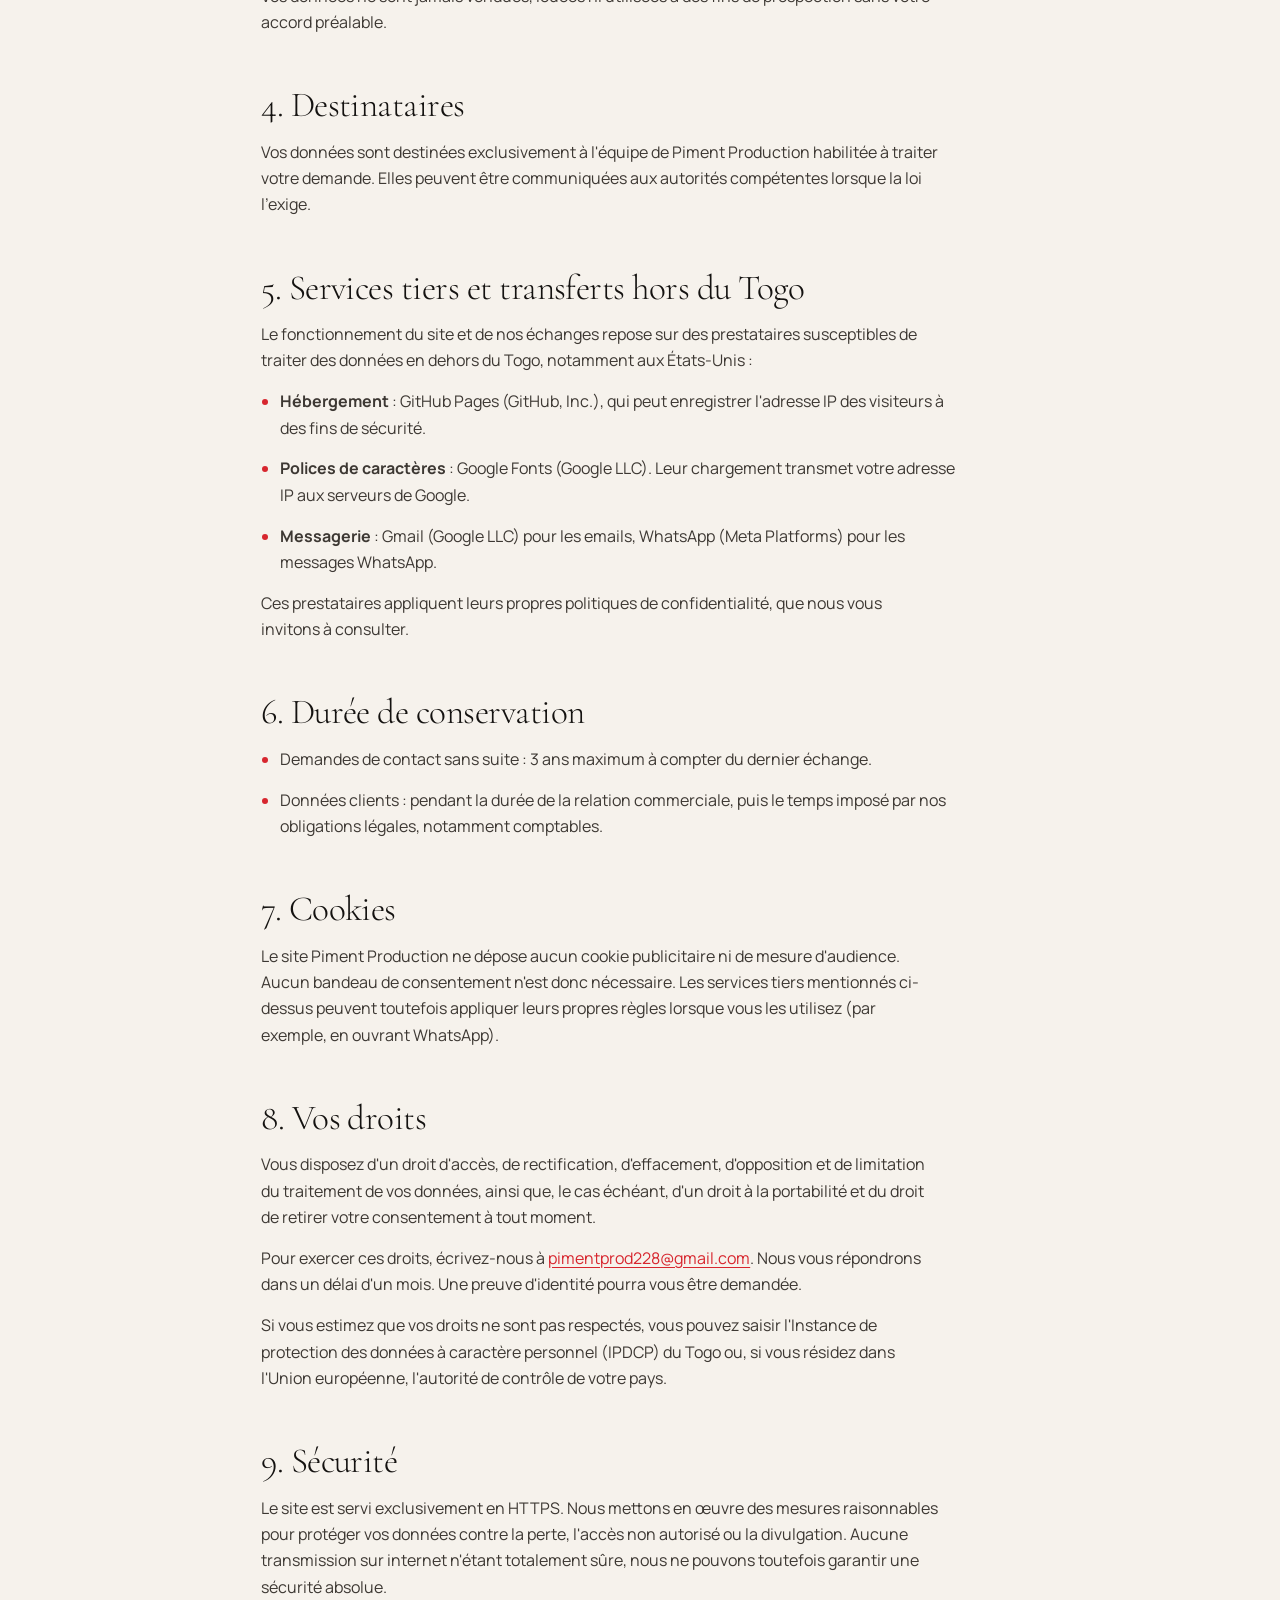
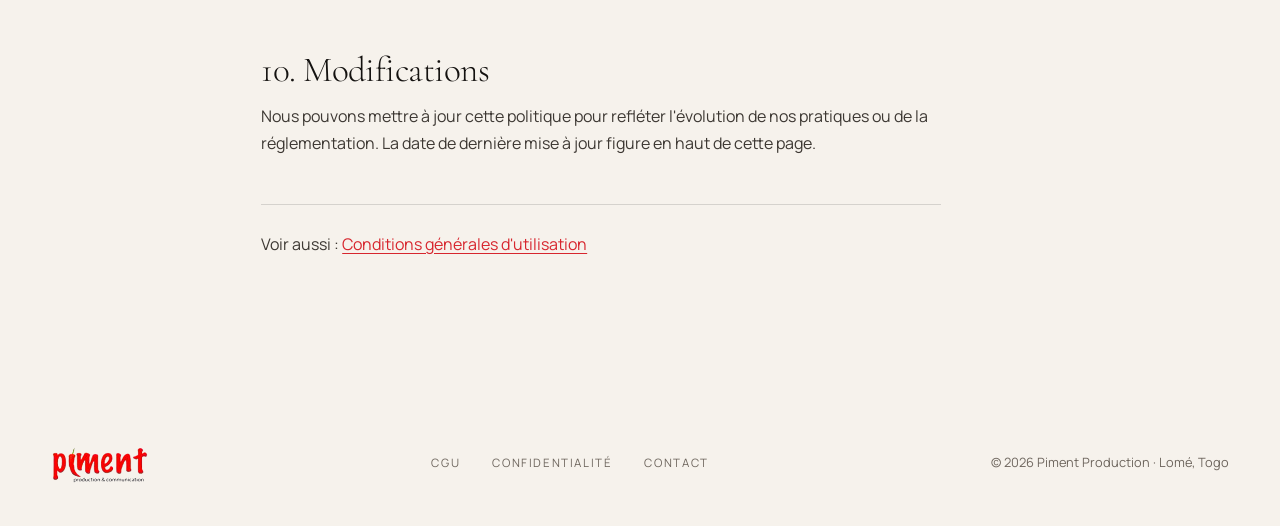
<file: politique-de-confidentialite.html>
<!doctype html>
<html lang="fr">
<head>
<meta charset="utf-8">
<meta name="viewport" content="width=device-width, initial-scale=1">
<title>Politique de confidentialité — Piment Production</title>
<meta name="description" content="Politique de confidentialité et de protection des données personnelles du site Piment Production.">
<meta name="robots" content="noindex, follow">
<link rel="icon" type="image/png" href="img/favicon.png">
<link rel="apple-touch-icon" href="img/cropped-pimentprod-180x180.jpg">
<link rel="preconnect" href="https://fonts.googleapis.com">
<link rel="preconnect" href="https://fonts.gstatic.com" crossorigin>
<link href="https://fonts.googleapis.com/css2?family=Cormorant+Garamond:ital,wght@0,300;0,400;0,500;1,300;1,400&family=Manrope:wght@300;400;500;600&display=swap" rel="stylesheet">
<link rel="stylesheet" href="style.css">
</head>
<body class="legal-page">

<header class="nav shadow">
  <a class="logo" href="index.html" aria-label="Piment Production — accueil"><img src="img/logo.png" alt="Piment production & communication"></a>
  <a href="index.html" class="back">← Retour au site</a>
</header>

<main class="legal wrap">
  <p class="label">Informations légales</p>
  <h1>Politique de <em>confidentialité</em></h1>
  <p class="updated">Dernière mise à jour : 16 octobre 2026</p>

  <nav class="toc" aria-label="Sommaire">
    <a href="#responsable">1. Responsable du traitement</a>
    <a href="#donnees">2. Données collectées</a>
    <a href="#finalites">3. Finalités et bases légales</a>
    <a href="#destinataires">4. Destinataires</a>
    <a href="#transferts">5. Services tiers et transferts</a>
    <a href="#conservation">6. Durée de conservation</a>
    <a href="#cookies">7. Cookies</a>
    <a href="#droits">8. Vos droits</a>
    <a href="#securite">9. Sécurité</a>
    <a href="#modifications">10. Modifications</a>
  </nav>

  <section id="responsable">
    <h2>1. Responsable du traitement</h2>
    <p>Le présent site est édité par <strong>Piment Production</strong>, société de production audiovisuelle et de communication, située à Adidogomé, derrière la Poste, Lomé — Togo.</p>
    <ul>
      <li>Email : <a href="mailto:pimentprod228@gmail.com">pimentprod228@gmail.com</a></li>
      <li>Téléphone / WhatsApp : <a href="tel:+22890772020">+228 90 77 20 20</a></li>
    </ul>
    <p>Piment Production s'engage à traiter vos données personnelles dans le respect de la loi togolaise n° 2019-014 du 29 octobre 2019 relative à la protection des données à caractère personnel et, lorsqu'il s'applique, du Règlement général sur la protection des données (RGPD) de l'Union européenne.</p>
  </section>

  <section id="donnees">
    <h2>2. Données collectées</h2>
    <p>Le site ne comporte ni espace client, ni outil de mesure d'audience, ni publicité. Nous ne collectons que les données que vous choisissez de nous transmettre :</p>
    <ul>
      <li><strong>Via le formulaire de contact</strong> : nom, organisation (facultatif), adresse email, type de projet et contenu de votre message. Le formulaire n'enregistre rien sur notre site : il prépare un message que vous envoyez vous-même depuis votre messagerie email ou depuis WhatsApp.</li>
      <li><strong>Par email, téléphone ou WhatsApp</strong> : les informations contenues dans vos échanges avec nous (identité, coordonnées, description de votre projet).</li>
    </ul>
    <p>Nous ne collectons pas de données sensibles et vous invitons à ne pas nous en transmettre.</p>
  </section>

  <section id="finalites">
    <h2>3. Finalités et bases légales</h2>
    <ul>
      <li>Répondre à vos demandes de contact et de devis — <em>base : votre consentement et nos mesures précontractuelles</em>.</li>
      <li>Exécuter et suivre les prestations commandées — <em>base : l'exécution du contrat</em>.</li>
      <li>Respecter nos obligations comptables et fiscales — <em>base : l'obligation légale</em>.</li>
    </ul>
    <p>Vos données ne sont jamais vendues, louées ni utilisées à des fins de prospection sans votre accord préalable.</p>
  </section>

  <section id="destinataires">
    <h2>4. Destinataires</h2>
    <p>Vos données sont destinées exclusivement à l'équipe de Piment Production habilitée à traiter votre demande. Elles peuvent être communiquées aux autorités compétentes lorsque la loi l'exige.</p>
  </section>

  <section id="transferts">
    <h2>5. Services tiers et transferts hors du Togo</h2>
    <p>Le fonctionnement du site et de nos échanges repose sur des prestataires susceptibles de traiter des données en dehors du Togo, notamment aux États-Unis :</p>
    <ul>
      <li><strong>Hébergement</strong> : GitHub Pages (GitHub, Inc.), qui peut enregistrer l'adresse IP des visiteurs à des fins de sécurité.</li>
      <li><strong>Polices de caractères</strong> : Google Fonts (Google LLC). Leur chargement transmet votre adresse IP aux serveurs de Google.</li>
      <li><strong>Messagerie</strong> : Gmail (Google LLC) pour les emails, WhatsApp (Meta Platforms) pour les messages WhatsApp.</li>
    </ul>
    <p>Ces prestataires appliquent leurs propres politiques de confidentialité, que nous vous invitons à consulter.</p>
  </section>

  <section id="conservation">
    <h2>6. Durée de conservation</h2>
    <ul>
      <li>Demandes de contact sans suite : 3 ans maximum à compter du dernier échange.</li>
      <li>Données clients : pendant la durée de la relation commerciale, puis le temps imposé par nos obligations légales, notamment comptables.</li>
    </ul>
  </section>

  <section id="cookies">
    <h2>7. Cookies</h2>
    <p>Le site Piment Production ne dépose aucun cookie publicitaire ni de mesure d'audience. Aucun bandeau de consentement n'est donc nécessaire. Les services tiers mentionnés ci-dessus peuvent toutefois appliquer leurs propres règles lorsque vous les utilisez (par exemple, en ouvrant WhatsApp).</p>
  </section>

  <section id="droits">
    <h2>8. Vos droits</h2>
    <p>Vous disposez d'un droit d'accès, de rectification, d'effacement, d'opposition et de limitation du traitement de vos données, ainsi que, le cas échéant, d'un droit à la portabilité et du droit de retirer votre consentement à tout moment.</p>
    <p>Pour exercer ces droits, écrivez-nous à <a href="mailto:pimentprod228@gmail.com">pimentprod228@gmail.com</a>. Nous vous répondrons dans un délai d'un mois. Une preuve d'identité pourra vous être demandée.</p>
    <p>Si vous estimez que vos droits ne sont pas respectés, vous pouvez saisir l'Instance de protection des données à caractère personnel (IPDCP) du Togo ou, si vous résidez dans l'Union européenne, l'autorité de contrôle de votre pays.</p>
  </section>

  <section id="securite">
    <h2>9. Sécurité</h2>
    <p>Le site est servi exclusivement en HTTPS. Nous mettons en œuvre des mesures raisonnables pour protéger vos données contre la perte, l'accès non autorisé ou la divulgation. Aucune transmission sur internet n'étant totalement sûre, nous ne pouvons toutefois garantir une sécurité absolue.</p>
  </section>

  <section id="modifications">
    <h2>10. Modifications</h2>
    <p>Nous pouvons mettre à jour cette politique pour refléter l'évolution de nos pratiques ou de la réglementation. La date de dernière mise à jour figure en haut de cette page.</p>
  </section>

  <p class="legal-links">Voir aussi : <a href="cgu.html">Conditions générales d'utilisation</a></p>
</main>

<footer class="footer">
  <div class="wrap foot">
    <a href="index.html" class="logo"><img src="img/logo.png" alt="Piment production & communication"></a>
    <nav><a href="cgu.html">CGU</a><a href="politique-de-confidentialite.html">Confidentialité</a><a href="index.html#contact">Contact</a></nav>
    <p>© 2026 Piment Production · Lomé, Togo</p>
  </div>
</footer>
</body>
</html>
</file>
<file: style.css>
:root{
  --red:#D7262E; --red-d:#9E141B;
  --ink:#141210; --ink-2:#1E1B18; --muted:#6E665E;
  --cream:#F6F2EC; --paper:#FBF9F5; --line:rgba(20,18,16,.14);
  --serif:'Cormorant Garamond',Georgia,serif; --sans:'Manrope',system-ui,sans-serif;
  --ease:cubic-bezier(.22,1,.36,1);
  --gut:clamp(20px,4vw,56px);
}
*{box-sizing:border-box;margin:0;padding:0}
html{scroll-behavior:smooth}
body{font-family:var(--sans);color:var(--ink);background:var(--cream);line-height:1.65;font-size:16px;-webkit-font-smoothing:antialiased;overflow-x:hidden}
body.locked{overflow:hidden}
img{display:block;max-width:100%}
[hidden]{display:none!important}
a{color:inherit;text-decoration:none}
.wrap{width:100%;max-width:1440px;margin-inline:auto;padding-inline:var(--gut)}
em{font-style:italic;font-family:var(--serif)}
.hot{color:var(--red)}
h1,h2,h3{font-family:var(--serif);font-weight:300;line-height:.98;letter-spacing:-.015em}
h2{font-size:clamp(2.4rem,5.6vw,5rem)}
h2 em{color:var(--red)}
.label{font-size:.72rem;letter-spacing:.2em;text-transform:uppercase;color:var(--muted);font-weight:500}
.label.light{color:rgba(255,255,255,.55)}
.link{display:inline-flex;gap:.6rem;align-items:center;font-size:.82rem;letter-spacing:.14em;text-transform:uppercase;font-weight:600;padding-bottom:6px;background:linear-gradient(currentColor,currentColor) 0 100%/100% 1px no-repeat;transition:background-size .5s var(--ease)}
.link::after{content:"→";transition:transform .4s var(--ease)}
.link:hover{background-size:0 1px;background-position:100% 100%}
.link:hover::after{transform:translateX(5px)}
.link.light{color:#fff}

/* loader */
.loader{position:fixed;inset:0;z-index:200;background:var(--cream);display:grid;place-items:center;transition:opacity .8s var(--ease),visibility .8s}
.loader img{width:120px;animation:wob 1.2s var(--ease) infinite alternate}
@keyframes wob{from{transform:rotate(-8deg) scale(.95)}to{transform:rotate(6deg) scale(1.05)}}
.loaded .loader{opacity:0;visibility:hidden}

/* nav */
.nav{position:fixed;inset:0 0 auto;z-index:60;display:flex;justify-content:space-between;align-items:center;padding:16px var(--gut);transition:transform .5s var(--ease),box-shadow .4s}
.nav::before{content:"";position:absolute;inset:0;z-index:-2;background:rgba(246,242,236,.86);backdrop-filter:blur(14px) saturate(1.2);-webkit-backdrop-filter:blur(14px)}
.nav.hide{transform:translateY(-100%)}
.nav.shadow{box-shadow:0 1px 0 var(--line)}
.logo img{height:46px;width:auto}
.menu{display:flex;gap:2.4rem;align-items:center;font-size:.8rem;letter-spacing:.12em;text-transform:uppercase;font-weight:500}
.menu a{position:relative}
.menu a:not(.nav-cta)::after{content:"";position:absolute;left:0;right:0;bottom:-5px;height:1px;background:var(--red);transform:scaleX(0);transform-origin:right;transition:transform .5s var(--ease)}
.menu a:not(.nav-cta):hover::after{transform:scaleX(1);transform-origin:left}
.nav-cta{background:var(--ink);color:var(--cream);padding:.8rem 1.3rem;border-radius:100px;transition:background .3s}
.nav-cta span{display:inline-block;transition:transform .4s var(--ease)}
.nav-cta:hover{background:var(--red)}.nav-cta:hover span{transform:translateX(4px)}
.burger{display:none;width:44px;height:44px;border:0;background:none;position:relative;cursor:pointer}
.burger span{position:absolute;left:10px;right:10px;height:1.5px;background:var(--ink);transition:.4s var(--ease)}
.burger span:first-child{top:18px}.burger span:last-child{top:25px}
.burger[aria-expanded=true] span:first-child{top:21px;transform:rotate(45deg)}
.burger[aria-expanded=true] span:last-child{top:21px;transform:rotate(-45deg)}

/* hero */
.hero{padding-top:clamp(120px,15vh,170px)}
.hero-top{display:grid;grid-template-columns:1fr minmax(260px,380px);gap:var(--gut);align-items:end;margin-bottom:clamp(36px,5vw,64px)}
.hero h1{font-size:clamp(3.4rem,10.5vw,10rem);line-height:.88}
.hero-side p{color:var(--muted);margin-bottom:1.6rem;font-size:.98rem}
.split .w{display:inline-block;overflow:hidden;vertical-align:top;line-height:1;padding-bottom:.06em;margin-bottom:-.12em}
.split .w>span{display:inline-block;transform:translateY(105%);transition:transform 1.2s var(--ease)}
.loaded .split .w>span{transform:none}
.fade{opacity:0;transform:translateY(20px);transition:1.2s var(--ease) .6s}
.loaded .fade{opacity:1;transform:none}

.slider{position:relative;height:min(82vh,900px);min-height:420px;overflow:hidden;background:var(--ink);margin-inline:var(--gut);clip-path:inset(0 round 4px)}
.slide{position:absolute;inset:0;opacity:0;transition:opacity 1.6s var(--ease)}
.slide img{width:100%;height:100%;object-fit:cover;transform:scale(1.12);transition:transform 7s linear}
.slide.active{opacity:1}
.slide.active img{transform:scale(1)}
.slider::after{content:"";position:absolute;inset:0;background:linear-gradient(0deg,rgba(0,0,0,.55),transparent 35%);pointer-events:none}
.slider-ui{position:absolute;left:28px;right:28px;bottom:24px;z-index:3;display:grid;grid-template-columns:1fr auto;gap:12px 24px;color:#fff;font-size:.75rem;letter-spacing:.18em;text-transform:uppercase}
.count b{font-weight:600}
.bar{grid-column:1/-1;height:1px;background:rgba(255,255,255,.3);position:relative}
.bar i{position:absolute;inset:0;background:#fff;transform-origin:left;transform:scaleX(0)}

/* marquee */
.marquee{overflow:hidden;padding:clamp(28px,4vw,48px) 0;border-bottom:1px solid var(--line)}
.track{display:flex;align-items:center;gap:3rem;width:max-content;animation:mq 40s linear infinite}
.track span{font-family:var(--serif);font-size:clamp(2rem,4.5vw,3.8rem);font-weight:300;white-space:nowrap}
.track span:nth-child(4n+1){font-style:italic}
.track img{width:clamp(44px,5vw,70px);height:auto}
@keyframes mq{to{transform:translateX(-50%)}}

/* sections */
.section{padding:clamp(90px,12vw,180px) 0}
.section.tight{padding-bottom:clamp(60px,8vw,120px)}
.sec-head{display:grid;grid-template-columns:minmax(160px,1fr) 3fr;gap:var(--gut);margin-bottom:clamp(50px,7vw,100px);align-items:start}
.studio{display:grid;grid-template-columns:minmax(160px,1fr) 3fr;gap:var(--gut)}
.statement{font-family:var(--serif);font-size:clamp(1.7rem,3.3vw,3rem);line-height:1.18;font-weight:300}
.statement em{color:var(--red)}
.studio-grid{display:grid;grid-template-columns:1.25fr 1fr;gap:clamp(24px,4vw,64px);margin-top:clamp(60px,8vw,110px)}
.ph{overflow:hidden}
.ph img{width:100%;height:100%;object-fit:cover;transition:transform 1.4s var(--ease)}
.ph:hover img{transform:scale(1.04)}
.ph figcaption{font-size:.7rem;letter-spacing:.18em;text-transform:uppercase;color:var(--muted);margin-top:.8rem}
.ph-a{grid-row:span 2}
.ph-a img{aspect-ratio:4/5}
.ph-b img{aspect-ratio:3/2}
.studio-copy{align-self:start;padding-top:2rem}
.studio-copy>p{color:var(--muted);max-width:44ch}
.facts{margin-top:2.4rem;border-top:1px solid var(--line)}
.facts div{display:grid;grid-template-columns:110px 1fr;align-items:baseline;padding:1.1rem 0;border-bottom:1px solid var(--line)}
.facts dt{font-family:var(--serif);font-size:2.6rem;line-height:1;color:var(--red);font-weight:300}
.facts dd{font-size:.88rem;color:var(--muted)}

/* expertises list */
.xp{list-style:none;border-top:1px solid var(--ink)}
.xp li{display:grid;grid-template-columns:80px 1.3fr 1fr 40px;gap:24px;align-items:center;padding:clamp(20px,2.6vw,34px) 0;border-bottom:1px solid var(--line);cursor:default;position:relative;transition:color .4s}
.xp li::before{content:"";position:absolute;inset:0;background:var(--ink);transform:scaleY(0);transform-origin:bottom;transition:transform .55s var(--ease);z-index:-1}
.xp{position:relative;z-index:0}
.xp li:hover{color:var(--cream)}
.xp li:hover::before{transform:scaleY(1)}
.xp .n{font-size:.75rem;letter-spacing:.15em;color:var(--muted);padding-left:12px}
.xp h3{font-size:clamp(1.7rem,3.3vw,3rem);transition:transform .55s var(--ease)}
.xp li:hover h3{transform:translateX(14px);font-style:italic}
.xp p{font-size:.9rem;color:var(--muted);transition:color .4s}
.xp li:hover p,.xp li:hover .n{color:rgba(246,242,236,.65)}
.xp .arr{font-size:1.4rem;color:var(--red);transition:transform .5s var(--ease)}
.xp li:hover .arr{transform:rotate(45deg)}
.peek{position:fixed;top:0;left:0;width:300px;aspect-ratio:4/3;pointer-events:none;z-index:40;overflow:hidden;opacity:0;transform:translate(-50%,-50%) scale(.8);transition:opacity .35s,transform .45s var(--ease);border-radius:3px}
.peek.on{opacity:1;transform:translate(-50%,-50%) scale(1)}
.peek img{width:100%;height:100%;object-fit:cover}

/* horizontal portfolio */
.hscroll{position:relative;background:var(--ink);color:#fff}
.hs-sticky{position:sticky;top:0;height:100vh;overflow:hidden;display:flex;flex-direction:column;justify-content:center;gap:clamp(24px,4vh,48px)}
.hs-head{display:flex;justify-content:space-between;align-items:end;gap:20px;flex-wrap:wrap}
.hs-head h2{font-size:clamp(2.2rem,4.6vw,4.2rem)}
.hs-track{display:flex;gap:clamp(20px,3vw,48px);padding-inline:var(--gut);will-change:transform;align-items:flex-end}
.work{flex:none;cursor:zoom-in}
.wi{overflow:hidden}
.work img{width:100%;height:100%;object-fit:cover;transition:transform 1.4s var(--ease),filter .6s;filter:grayscale(.15)}
.work:hover img{transform:scale(1.05);filter:none}
.work .wi{width:min(42vw,620px);aspect-ratio:3/2}
.work figcaption{font-family:var(--serif);font-size:1.6rem;margin-top:1rem;line-height:1.1}
.work figcaption span{font-family:var(--sans);font-size:.7rem;color:var(--red);letter-spacing:.15em;margin-right:12px;vertical-align:middle}
.work small{display:block;font-family:var(--sans);font-size:.78rem;color:rgba(255,255,255,.55);margin-top:.35rem;letter-spacing:.02em}
.hs-end{flex:none;width:min(80vw,360px);align-self:center;padding:30px;background:var(--cream);color:var(--ink);border-radius:4px}
.hs-end img{width:110px;margin-bottom:1rem}
.hs-end p{font-family:var(--serif);font-size:1.7rem;line-height:1.15;margin-bottom:1.4rem}
.hs-end .link{color:var(--ink)}

/* quote */
.quote{background:var(--red);color:#fff;padding:clamp(100px,14vw,200px) 0;text-align:center;position:relative;overflow:hidden}
.quote blockquote{font-family:var(--serif);font-weight:300;font-size:clamp(2.2rem,6vw,5.6rem);line-height:1.02;max-width:18ch;margin:auto}
.quote em{color:var(--ink)}
.cite{margin-top:2.4rem;font-size:.72rem;letter-spacing:.22em;text-transform:uppercase;opacity:.85}

/* steps */
.steps{list-style:none;display:grid;grid-template-columns:repeat(5,1fr);border-top:1px solid var(--ink)}
.steps li{padding:2rem 1.6rem 2.4rem 0;border-right:1px solid var(--line);margin-right:1.6rem}
.steps li:last-child{border-right:0;margin-right:0}
.steps span{font-family:var(--serif);font-style:italic;color:var(--red);font-size:1.5rem}
.steps h3{font-size:2rem;margin:1.6rem 0 .8rem}
.steps p{font-size:.88rem;color:var(--muted)}
.trio{display:grid;grid-template-columns:1fr 1.4fr 1fr;gap:clamp(14px,2vw,28px);margin-top:clamp(60px,8vw,110px);align-items:end}
.trio figure{overflow:hidden}
.trio img{width:100%;aspect-ratio:4/5;object-fit:cover;transition:transform 1.4s var(--ease)}
.trio figure:nth-child(2) img{aspect-ratio:4/3}
.trio figure:hover img{transform:scale(1.05)}
.trio figcaption{font-size:.7rem;letter-spacing:.18em;text-transform:uppercase;color:var(--muted);margin-top:.8rem}

/* contact */
.contact{background:var(--ink);color:#fff;padding:clamp(100px,13vw,190px) 0 clamp(80px,10vw,140px)}
.big{font-size:clamp(3rem,9vw,8.4rem);line-height:.92;margin:1.6rem 0 clamp(60px,8vw,110px)}
.contact-grid{display:grid;grid-template-columns:1fr 1.5fr;gap:clamp(40px,7vw,120px)}
.infos{list-style:none;display:grid;gap:1.8rem;align-content:start}
.infos small{display:block;font-size:.68rem;letter-spacing:.2em;text-transform:uppercase;color:rgba(255,255,255,.45);margin-bottom:.3rem}
.infos li{font-size:1.05rem}
.contact-grid>*{min-width:0}
.infos a{font-family:var(--serif);font-size:clamp(1.35rem,6vw,1.9rem);line-height:1.1;transition:color .3s;overflow-wrap:anywhere}
.infos a:hover{color:var(--red)}
.form{display:grid;gap:2rem}
.form .row{display:grid;grid-template-columns:1fr 1fr;gap:2rem}
.form label{display:grid;gap:.3rem}
.form label>span,.form legend{font-size:.68rem;letter-spacing:.2em;text-transform:uppercase;color:rgba(255,255,255,.45)}
.form input,.form textarea{font:inherit;font-size:1.15rem;background:transparent;border:0;border-bottom:1px solid rgba(255,255,255,.22);color:#fff;padding:.5rem 0 .7rem;outline:0;border-radius:0;resize:vertical;transition:border-color .3s}
.form input:focus,.form textarea:focus{border-color:var(--red)}
fieldset{border:0}
.chips{display:flex;flex-wrap:wrap;gap:.6rem;margin-top:.9rem}
.chips label{display:block;cursor:pointer}
.chips input{position:absolute;opacity:0;pointer-events:none}
.chips b{display:block;font-weight:400;font-size:.85rem;padding:.6rem 1.1rem;border:1px solid rgba(255,255,255,.25);border-radius:100px;transition:.3s}
.chips label:hover b{border-color:#fff}
.chips input:checked+b{background:var(--red);border-color:var(--red)}
.chips input:focus-visible+b{outline:2px solid #fff;outline-offset:2px}
.send{justify-self:start;font:inherit;font-size:.82rem;letter-spacing:.16em;text-transform:uppercase;font-weight:600;color:var(--ink);background:var(--cream);border:0;border-radius:100px;padding:1.2rem 2rem;cursor:pointer;transition:background .35s,color .35s}
.send span{display:inline-block;transition:transform .4s var(--ease)}
.send:hover{background:var(--red);color:#fff}.send:hover span{transform:translateX(5px)}

.actions{display:flex;flex-wrap:wrap;gap:.8rem}
.send.wa{background:#25D366;color:#fff;display:inline-flex;align-items:center;gap:.6rem}
.send.wa svg{width:18px;height:18px}
.send.wa:hover{background:#1DA851}
.wa-link{color:#25D366}

/* floating whatsapp */
.wa-float{position:fixed;right:clamp(16px,2.5vw,32px);bottom:clamp(16px,2.5vw,32px);z-index:90;display:flex;align-items:center;gap:.6rem;background:#25D366;color:#fff;padding:12px 20px 12px 14px;border-radius:100px;box-shadow:0 10px 30px rgba(0,0,0,.22);font-size:.8rem;font-weight:600;letter-spacing:.04em;transition:transform .4s var(--ease),background .3s}
.wa-float svg{width:26px;height:26px;flex:none}
.wa-float:hover{transform:translateY(-3px);background:#1DA851}
.wa-float::before{content:"";position:absolute;inset:0;border-radius:inherit;border:2px solid #25D366;animation:ping 2.6s var(--ease) infinite;pointer-events:none}
@keyframes ping{0%{opacity:.7;transform:scale(1)}80%,100%{opacity:0;transform:scale(1.25)}}

.footer{background:var(--cream);padding:40px 0}
.foot{display:flex;justify-content:space-between;align-items:center;gap:24px;flex-wrap:wrap;font-size:.8rem;color:var(--muted)}
.foot nav{display:flex;flex-wrap:wrap;gap:.8rem 2rem;text-transform:uppercase;letter-spacing:.14em;font-size:.72rem}
.foot nav a:hover{color:var(--red)}

/* legal pages */
.legal-page .nav{background:rgba(246,242,236,.86)}
.back{font-size:.75rem;letter-spacing:.14em;text-transform:uppercase;font-weight:600}
.back:hover{color:var(--red)}
.legal{max-width:860px;padding-top:clamp(130px,16vh,180px);padding-bottom:clamp(80px,10vw,140px)}
.legal h1{font-size:clamp(2.6rem,7vw,5rem);margin:1rem 0 .8rem}
.legal h1 em{color:var(--red)}
.updated{color:var(--muted);font-size:.85rem}
.toc{display:grid;grid-template-columns:repeat(auto-fill,minmax(230px,1fr));gap:.4rem 2rem;margin:2.6rem 0 3rem;padding:1.6rem 0;border-block:1px solid var(--line);font-size:.88rem}
.toc a{color:var(--muted)}.toc a:hover{color:var(--red)}
.legal section{padding-top:2.4rem;scroll-margin-top:90px}
.legal h2{font-size:clamp(1.6rem,3vw,2.2rem);margin-bottom:1rem}
.legal p,.legal li{color:#3d3833;margin-bottom:.9rem;max-width:68ch}
.legal ul{padding-left:1.2rem}
.legal li::marker{color:var(--red)}
.legal a{color:var(--red);text-decoration:underline;text-underline-offset:3px;overflow-wrap:anywhere}
.legal-links{margin-top:3rem;padding-top:1.6rem;border-top:1px solid var(--line)}
.form .consent{font-size:.78rem;color:rgba(255,255,255,.5)}
.form .consent a{text-decoration:underline;text-underline-offset:3px}
.form .consent a:hover{color:#fff}
.foot p a:hover{color:var(--red)}

/* lightbox */
.lightbox{position:fixed;inset:0;z-index:150;background:rgba(14,12,10,.96);display:grid;place-items:center;padding:60px var(--gut);animation:fi .4s var(--ease)}
.lightbox img{max-height:80vh;width:auto;max-width:100%;object-fit:contain}
.lightbox p{color:rgba(255,255,255,.7);font-family:var(--serif);font-size:1.4rem;margin-top:1rem;text-align:center}
.lb-close{position:absolute;top:16px;right:20px;width:48px;height:48px;font-size:2rem;color:#fff;background:none;border:0;cursor:pointer}
@keyframes fi{from{opacity:0}}

/* reveal */
.reveal{opacity:0;transform:translateY(40px);transition:opacity 1.1s var(--ease),transform 1.1s var(--ease)}
.reveal.in{opacity:1;transform:none}

@media(prefers-reduced-motion:reduce){
  *,*::before,*::after{animation:none!important;transition:none!important}
  .reveal,.fade,.split .w>span{opacity:1;transform:none}
  html{scroll-behavior:auto}
}

/* responsive */
@media(max-width:1100px){
  .steps{grid-template-columns:repeat(3,1fr);row-gap:0}
  .steps li:nth-child(3){border-right:0;margin-right:0}
  .xp li{grid-template-columns:50px 1fr 30px}
  .xp p{display:none}
}
@media(max-width:860px){
  .menu{position:fixed;inset:0;background:var(--cream);flex-direction:column;justify-content:center;gap:1.8rem;font-size:1.1rem;transform:translateY(-100%);transition:transform .6s var(--ease);z-index:-1}
  .menu.open{transform:none}
  .burger{display:block}
  .logo img{height:38px}
  .hero-top,.sec-head,.studio,.contact-grid{grid-template-columns:1fr}
  .studio-grid{grid-template-columns:1fr}
  .ph-a{grid-row:auto}
  .slider{height:62vh;margin-inline:0;clip-path:none}
  .peek{display:none}
  /* portfolio becomes a native swipe carousel */
  .hscroll{height:auto!important}
  .hs-sticky{position:relative;height:auto;padding:90px 0}
  .hs-track{transform:none!important;overflow-x:auto;scroll-snap-type:x mandatory;padding-bottom:12px;scrollbar-width:none}
  .hs-track::-webkit-scrollbar{display:none}
  .work,.hs-end{scroll-snap-align:center}
  .work .wi{width:82vw}
  .wa-float span{display:none}
  .wa-float{padding:14px}
  .steps{grid-template-columns:1fr}
  .steps li{border-right:0;margin-right:0;border-bottom:1px solid var(--line);padding-right:0}
  .trio{grid-template-columns:1fr 1fr}
  .trio figure:nth-child(2){grid-column:1/-1;grid-row:1}
  .form .row{grid-template-columns:1fr}
}
</file>
